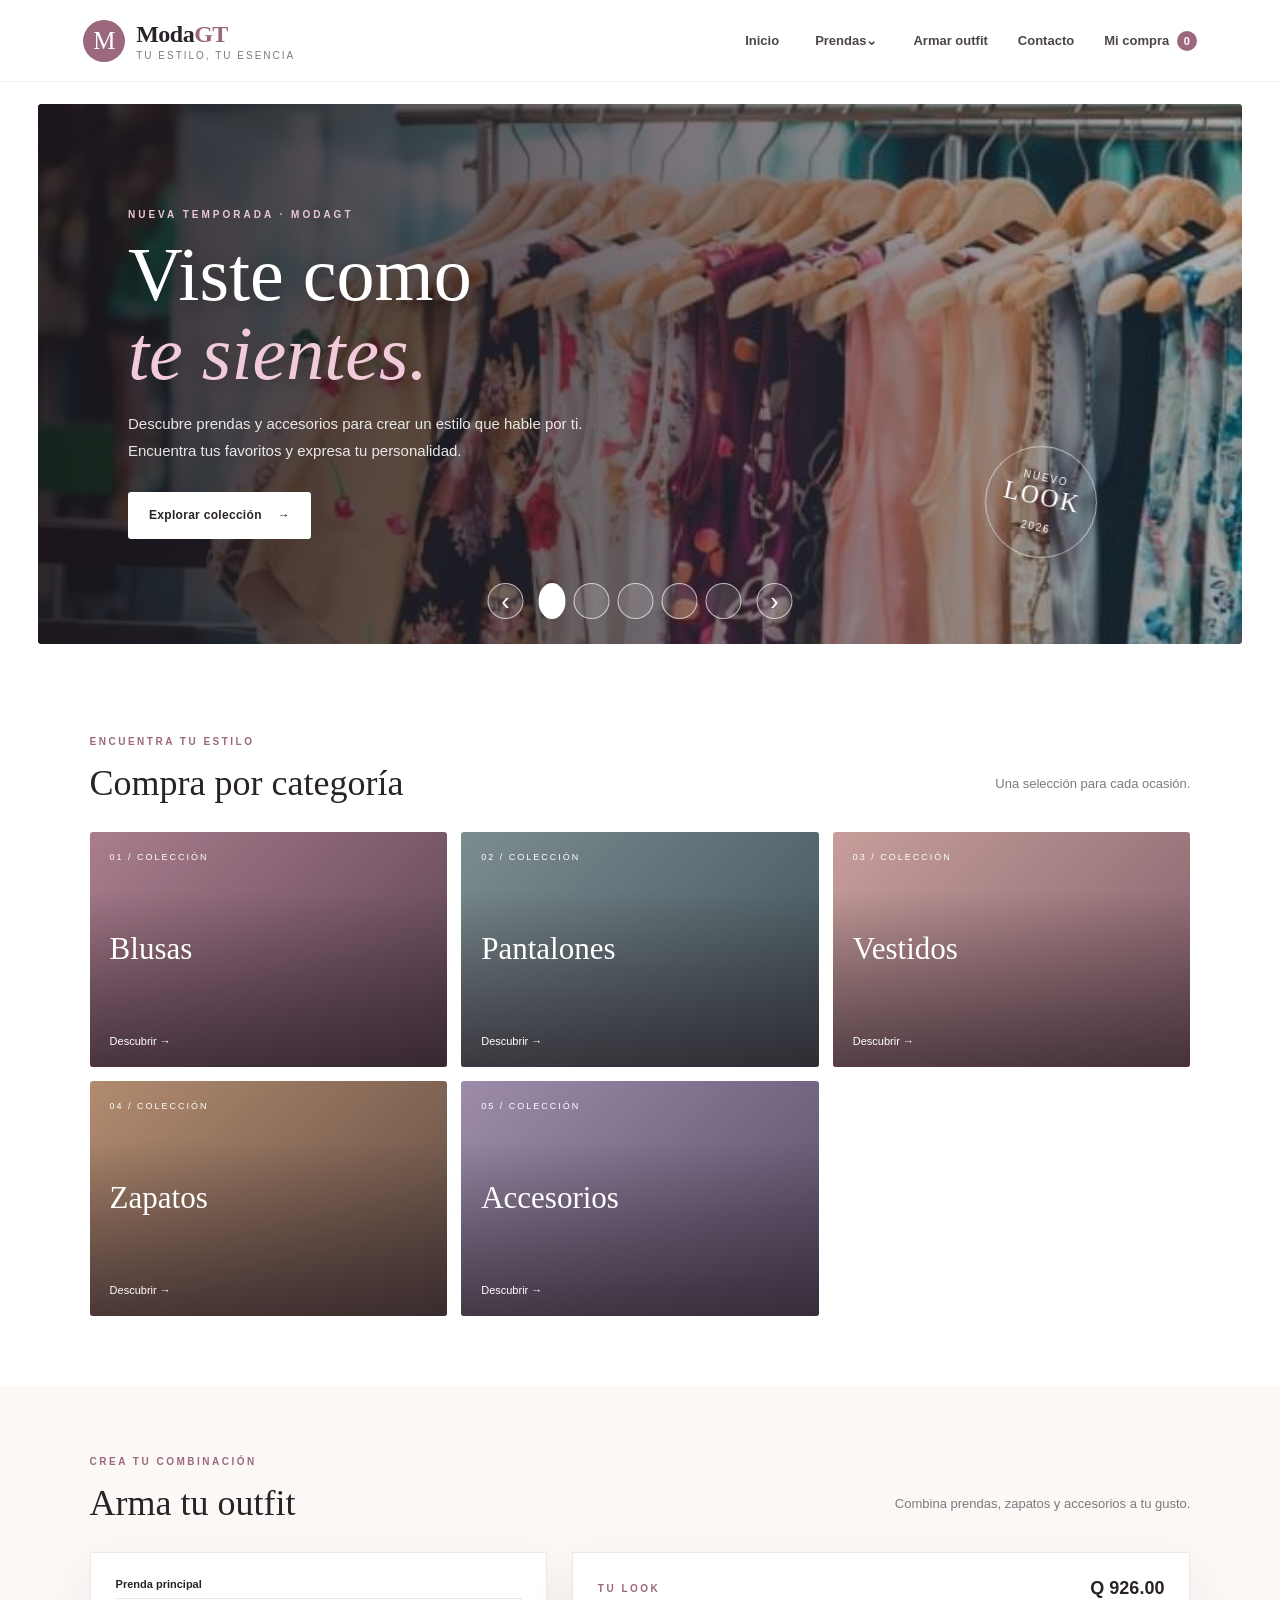
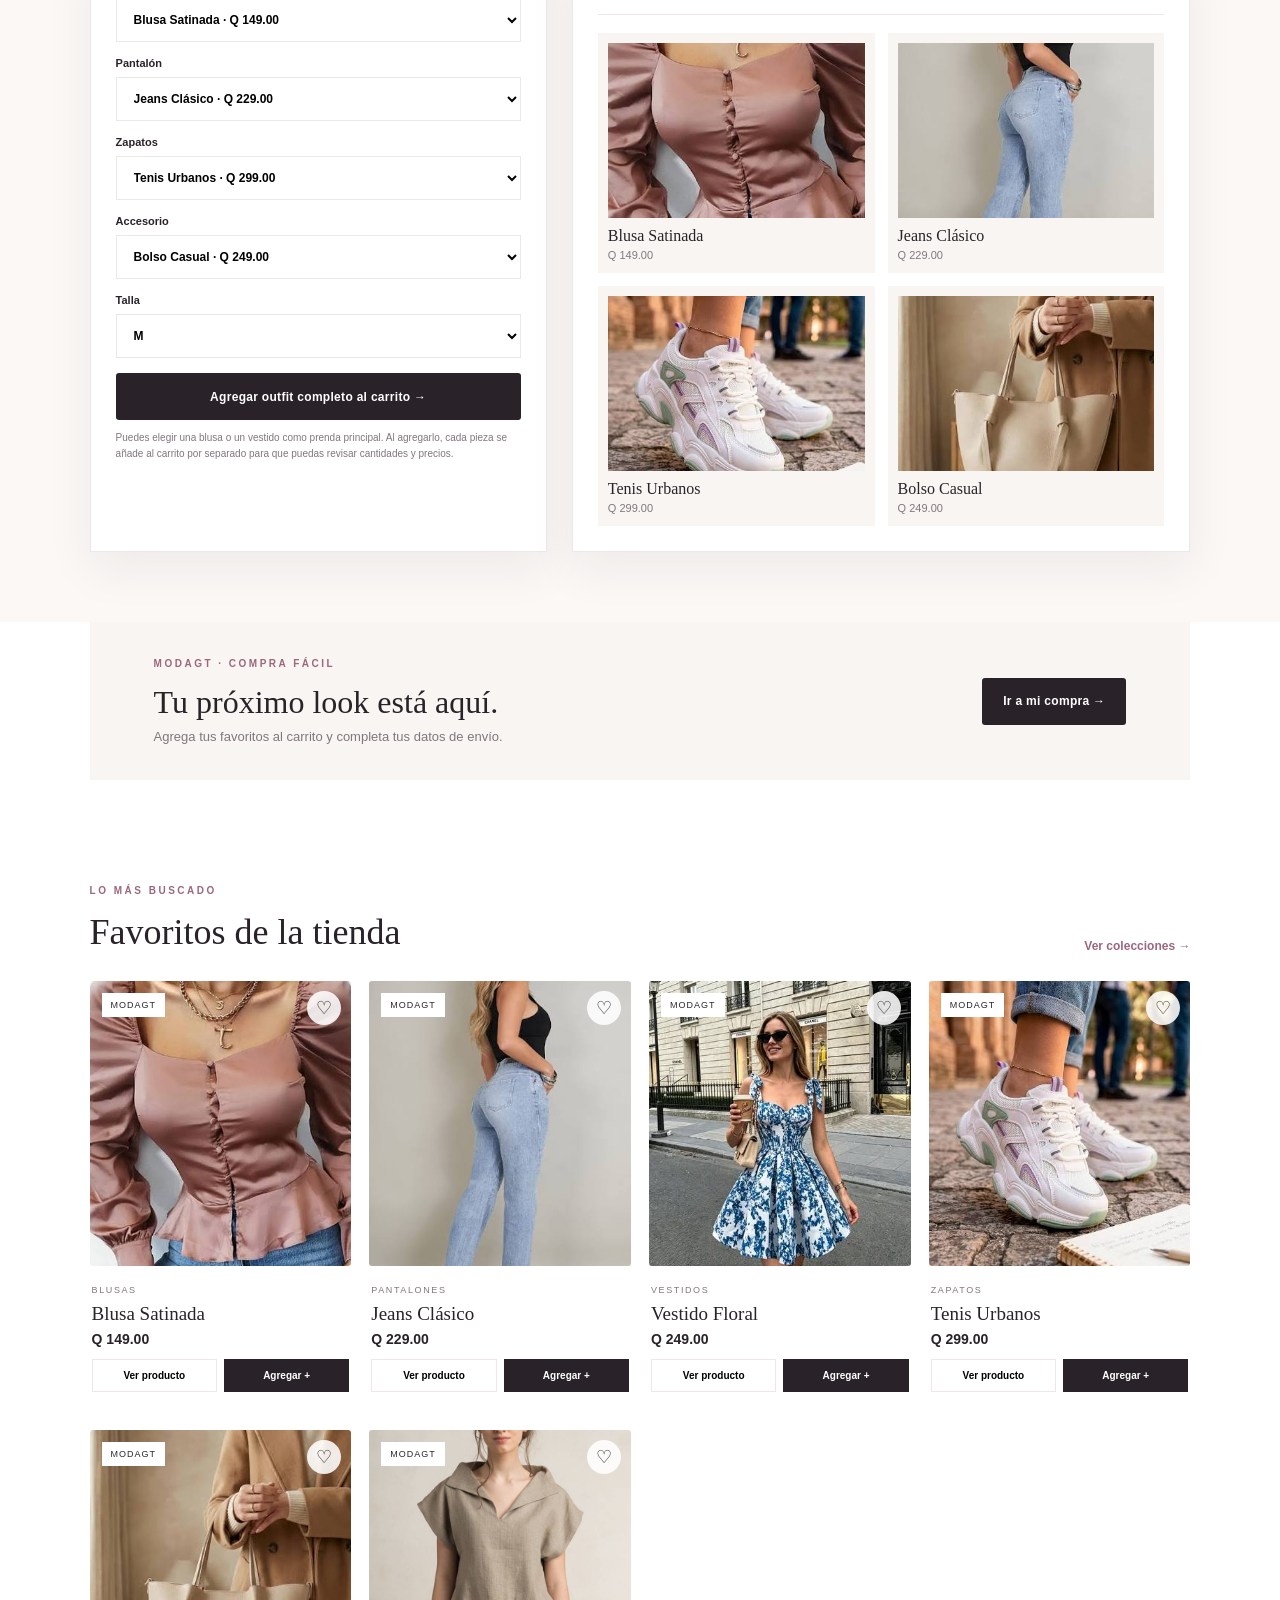
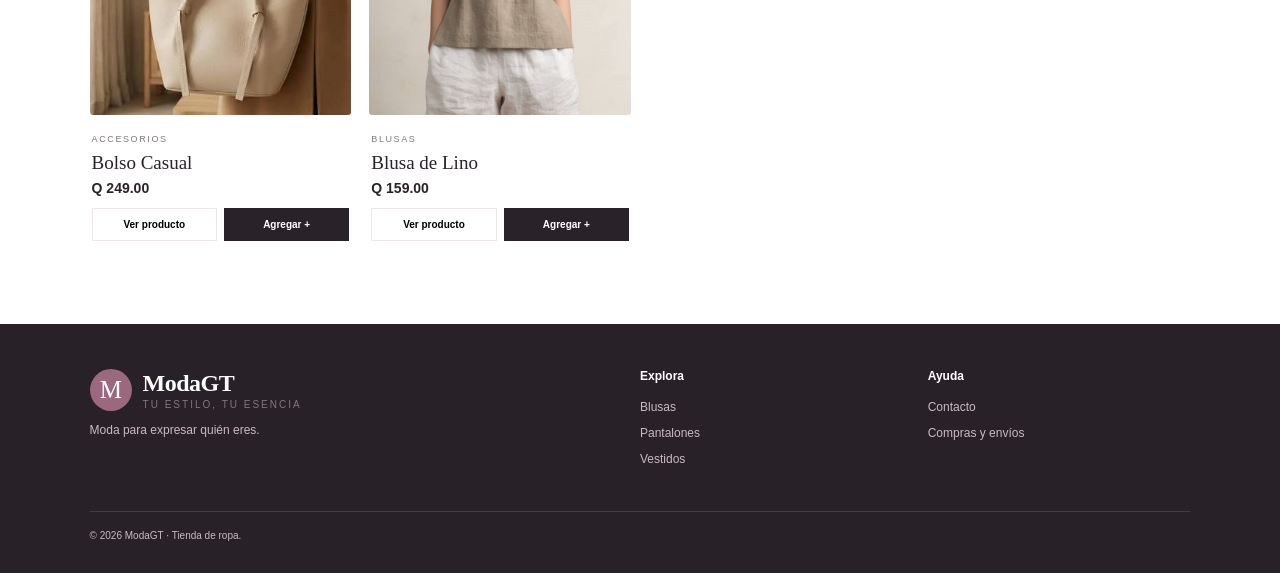
<file: index.html>
<!DOCTYPE html>
<html lang="es">
<head>
  <meta charset="UTF-8">
  <meta name="viewport" content="width=device-width, initial-scale=1.0">
  <meta name="theme-color" content="#7d5367">
  <title>Inicio | ModaGT</title>
  <link rel="stylesheet" href="estilos.css">
  <script src="app.js" defer></script>
  
  <link rel="manifest" href="./manifest.json">
  <meta name="theme-color" content="#d88e9b">
  <link rel="icon" type="image/png" href="icon-192.png">
  <link rel="apple-touch-icon" href="icon-192.png">
</head>

<body data-page="inicio">

  <header class="topbar">
    <a class="brand" href="index.html">
      <span class="brand-mark">M</span>
      <span>Moda<span>GT</span><small>Tu estilo, tu esencia</small></span>
    </a>

    <button class="menu-toggle" id="menuToggle" aria-label="Abrir menú">☰</button>

    <nav class="main-nav" id="mainNav">
      <a href="index.html">Inicio</a>

      <div class="nav-drop">
        <button class="nav-drop-btn" type="button">Prendas⌄</button>
        <div class="nav-drop-content">
          <a href="blusas.html">Blusas</a>
          <a href="pantalones.html">Pantalones</a>
          <a href="vestidos.html">Vestidos</a>
          <a href="zapatos.html">Zapatos</a>
          <a href="accesorios.html">Accesorios</a>
        </div>
      </div>

      <a href="#armar-outfit">Armar outfit</a>
      <a href="contacto.html">Contacto</a>
      <a href="compra.html">Mi compra <span class="cart-count" id="cartCount">0</span></a>
    </nav>
  </header>

  <main>

    <!-- BANNER PRINCIPAL CON CARRUSEL -->
    <section class="hero hero-moda" id="heroCarrusel">

      <div class="hero-slides">

        <div class="hero-slide active"
          style="background-image:url('img/portada.jpg');">
        </div>

        <div class="hero-slide"
          style="background-image:url('img/vestido_vestido_elegante.jpg');">
        </div>

        <div class="hero-slide"
          style="background-image:url('img/blusa_blusa_satinada.jpg');">
        </div>

        <div class="hero-slide"
          style="background-image:url('img/pantalon_pantalon_wide_leg.jpg');">
        </div>

        <div class="hero-slide"
          style="background-image:url('img/zapato_tacones_clasicos.jpg');">
        </div>

      </div>

      <div class="hero-overlay"></div>

      <div class="hero-copy">
        <span class="eyebrow">NUEVA TEMPORADA · MODAGT</span>

        <h1>Viste como<br><em>te sientes.</em></h1>

        <p>
          Descubre prendas y accesorios para crear un estilo
          que hable por ti. Encuentra tus favoritos y expresa
          tu personalidad.
        </p>

        <a class="btn btn-light" href="blusas.html">
          Explorar colección <span>→</span>
        </a>
      </div>

      <div class="hero-sticker">
        NUEVO<br>
        <b>LOOK</b><br>
        2026
      </div>

      <div class="hero-controls">
        <button type="button" id="heroPrev" aria-label="Imagen anterior">‹</button>
        <div class="hero-dots" id="heroDots"></div>
        <button type="button" id="heroNext" aria-label="Imagen siguiente">›</button>
      </div>

    </section>

    <!-- CATEGORÍAS -->
    <section class="section">

      <div class="section-heading">
        <div>
          <span class="eyebrow">ENCUENTRA TU ESTILO</span>
          <h2>Compra por categoría</h2>
        </div>
        <p>Una selección para cada ocasión.</p>
      </div>

      <div class="category-grid">

        <a class="category-tile tile-blusas" href="blusas.html">
          <span>01 / COLECCIÓN</span>
          <b>Blusas</b>
          <i>Descubrir →</i>
        </a>

        <a class="category-tile tile-pantalones" href="pantalones.html">
          <span>02 / COLECCIÓN</span>
          <b>Pantalones</b>
          <i>Descubrir →</i>
        </a>

        <a class="category-tile tile-vestidos" href="vestidos.html">
          <span>03 / COLECCIÓN</span>
          <b>Vestidos</b>
          <i>Descubrir →</i>
        </a>

        <a class="category-tile tile-zapatos" href="zapatos.html">
          <span>04 / COLECCIÓN</span>
          <b>Zapatos</b>
          <i>Descubrir →</i>
        </a>

        <a class="category-tile tile-accesorios" href="accesorios.html">
          <span>05 / COLECCIÓN</span>
          <b>Accesorios</b>
          <i>Descubrir →</i>
        </a>

      </div>
    </section>

    <!-- ARMAR OUTFIT -->
    <section class="section outfit-section" id="armar-outfit">

      <div class="section-heading">
        <div>
          <span class="eyebrow">CREA TU COMBINACIÓN</span>
          <h2>Arma tu outfit</h2>
        </div>
        <p>Combina prendas, zapatos y accesorios a tu gusto.</p>
      </div>

      <div class="outfit-builder">

        <div class="outfit-controls">

          <label>
            Prenda principal
            <select id="outfitTop"></select>
          </label>

          <label>
            Pantalón
            <select id="outfitBottom"></select>
          </label>

          <label>
            Zapatos
            <select id="outfitShoes"></select>
          </label>

          <label>
            Accesorio
            <select id="outfitAccessory"></select>
          </label>

          <label>
            Talla
            <select id="outfitSize">
              <option>XS</option>
              <option>S</option>
              <option selected>M</option>
              <option>L</option>
              <option>XL</option>
            </select>
          </label>

          <button class="btn btn-dark full" type="button" id="addOutfit">
            Agregar outfit completo al carrito →
          </button>

          <p class="form-note">
            Puedes elegir una blusa o un vestido como prenda principal.
            Al agregarlo, cada pieza se añade al carrito por separado
            para que puedas revisar cantidades y precios.
          </p>

        </div>

        <div class="outfit-preview">

          <div class="outfit-preview-head">
            <span class="eyebrow">TU LOOK</span>
            <span class="outfit-total" id="outfitTotal">Q 0.00</span>
          </div>

          <div class="outfit-items" id="outfitPreview">
            <div class="outfit-placeholder">
              Selecciona tus prendas para crear tu combinación.
            </div>
          </div>

        </div>

      </div>
    </section>

    <!-- PROMOCIÓN -->
    <section class="promo-strip">

      <div>
        <span class="eyebrow">MODAGT · COMPRA FÁCIL</span>
        <h2>Tu próximo look está aquí.</h2>
        <p>Agrega tus favoritos al carrito y completa tus datos de envío.</p>
      </div>

      <a class="btn btn-dark" href="compra.html">
        Ir a mi compra →
      </a>

    </section>

    <!-- PRODUCTOS DESTACADOS -->
    <section class="section">

      <div class="section-heading">
        <div>
          <span class="eyebrow">LO MÁS BUSCADO</span>
          <h2>Favoritos de la tienda</h2>
        </div>

        <a class="text-link" href="vestidos.html">
          Ver colecciones →
        </a>
      </div>

      <div class="product-grid" id="featuredProducts"></div>

    </section>

  </main>

  <!-- PIE DE PÁGINA -->
  <footer class="footer">

    <div>
      <a class="brand footer-brand" href="index.html">
        <span class="brand-mark">M</span>
        <span>ModaGT<small>Tu estilo, tu esencia</small></span>
      </a>
      <p>Moda para expresar quién eres.</p>
    </div>

    <div>
      <strong>Explora</strong>
      <a href="blusas.html">Blusas</a>
      <a href="pantalones.html">Pantalones</a>
      <a href="vestidos.html">Vestidos</a>
    </div>

    <div>
      <strong>Ayuda</strong>
      <a href="contacto.html">Contacto</a>
      <a href="compra.html">Compras y envíos</a>
    </div>

    <p class="copyright">
      © 2026 ModaGT · Tienda de ropa.
    </p>

  </footer>

  <!-- MENSAJES -->
  <div class="toast" id="toast"></div>

  <!-- VENTANA DE PRODUCTO -->
  <div class="modal-backdrop" id="productModal">

    <section class="product-modal">

      <button class="modal-close" id="modalClose" aria-label="Cerrar">
        ×
      </button>

      <div id="modalContent"></div>

    </section>

  </div>
  
  <script>
if ("serviceWorker" in navigator) {
    window.addEventListener("load", function() {
        navigator.serviceWorker.register("./service-worker.js")
            .then(function() {
                console.log("ModaGT está lista para instalarse.");
            })
            .catch(function(error) {
                console.error("Error al registrar la aplicación:", error);
            });
    });
}
</script>

</body>
</html>
</file>
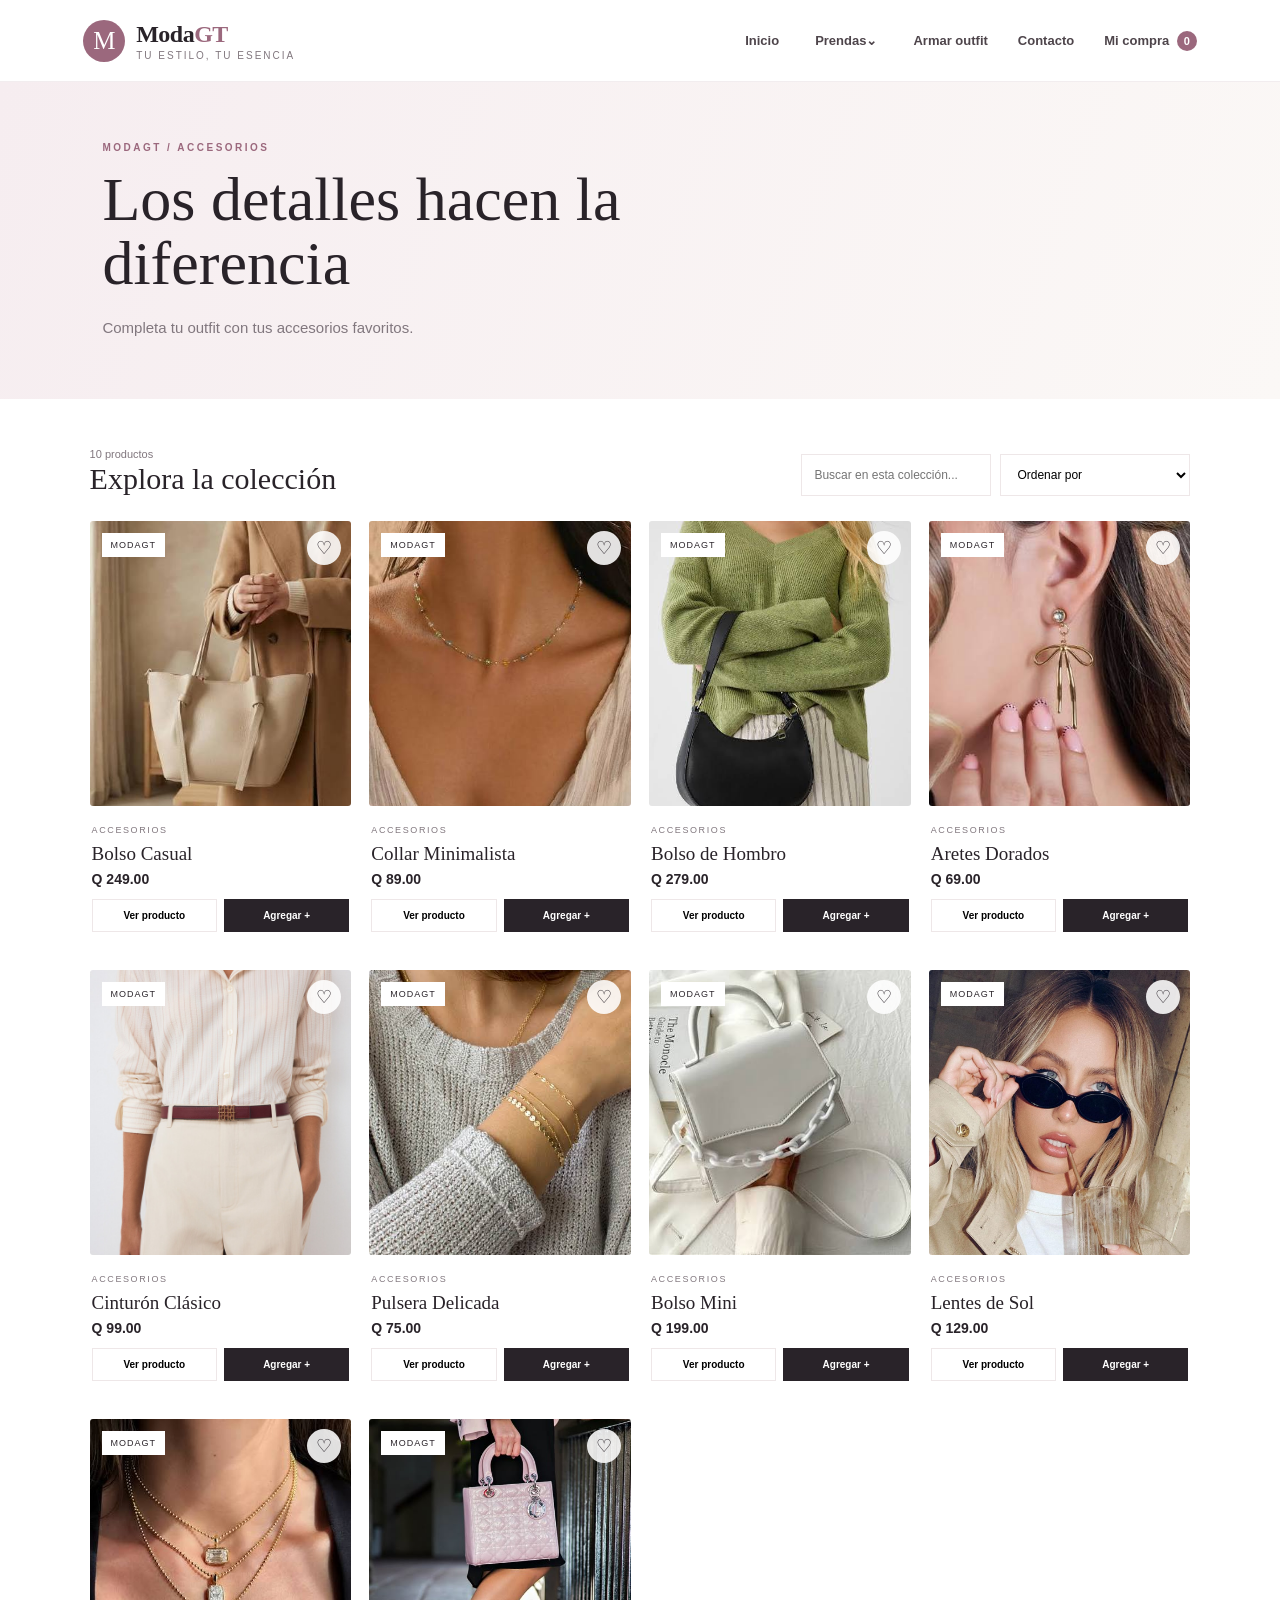
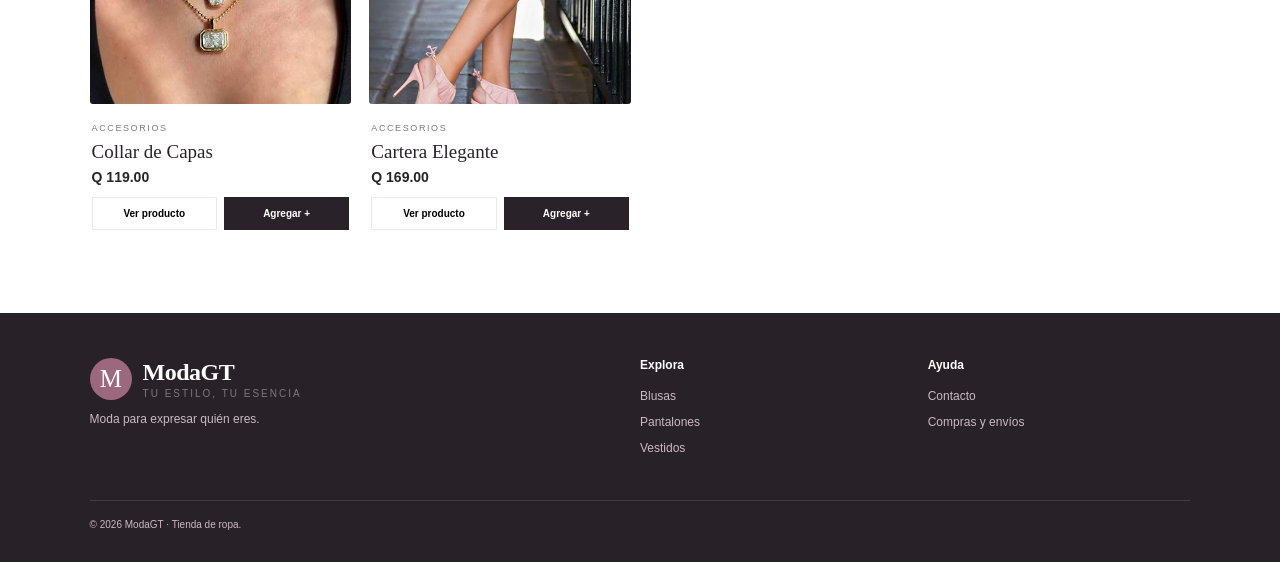
<file: accesorios.html>
<!DOCTYPE html>
<html lang="es">
<head>
  <meta charset="UTF-8">
  <meta name="viewport" content="width=device-width, initial-scale=1.0">
  <meta name="theme-color" content="#7d5367">
  <title>Accesorios | ModaGT</title>
  <link rel="stylesheet" href="estilos.css">
  <script src="app.js" defer></script>
</head>
<body data-page="accesorios">
  <header class="topbar">
    <a class="brand" href="index.html"><span class="brand-mark">M</span><span>Moda<span>GT</span><small>Tu estilo, tu esencia</small></span></a>
    <button class="menu-toggle" id="menuToggle" aria-label="Abrir menú">☰</button>
    <nav class="main-nav" id="mainNav">
      <a href="index.html">Inicio</a>
      <div class="nav-drop">
        <button class="nav-drop-btn" type="button">Prendas⌄</button>
        <div class="nav-drop-content">
          <a href="blusas.html">Blusas</a><a href="pantalones.html">Pantalones</a>
          <a href="vestidos.html">Vestidos</a><a href="zapatos.html">Zapatos</a>
          <a href="accesorios.html">Accesorios</a>
        </div>
      </div>
      <a href="index.html#armar-outfit">Armar outfit</a>
      <a href="contacto.html">Contacto</a>
      <a href="compra.html">Mi compra <span class="cart-count" id="cartCount">0</span></a>
    </nav>
  </header>
  <main>
    <section class="page-hero compact-hero">
      <span class="eyebrow">MODAGT / ACCESORIOS</span>
      <h1>Los detalles hacen la diferencia</h1>
      <p>Completa tu outfit con tus accesorios favoritos.</p>
    </section>
    <section class="section catalog-section">
      <div class="catalog-toolbar">
        <div><span class="muted" id="productTotal">10 productos</span><h2>Explora la colección</h2></div>
        <div class="filters">
          <input id="searchInput" type="search" placeholder="Buscar en esta colección...">
          <select id="sortSelect">
            <option value="default">Ordenar por</option><option value="low">Menor precio</option>
            <option value="high">Mayor precio</option><option value="name">Nombre</option>
          </select>
        </div>
      </div>
      <div class="product-grid" id="productGrid" data-category="accesorios"></div>
    </section>
  </main>
  <footer class="footer">
    <div><a class="brand footer-brand" href="index.html"><span class="brand-mark">M</span><span>ModaGT<small>Tu estilo, tu esencia</small></span></a><p>Moda para expresar quién eres.</p></div>
    <div><strong>Explora</strong><a href="blusas.html">Blusas</a><a href="pantalones.html">Pantalones</a><a href="vestidos.html">Vestidos</a></div>
    <div><strong>Ayuda</strong><a href="contacto.html">Contacto</a><a href="compra.html">Compras y envíos</a></div>
    <p class="copyright">© 2026 ModaGT · Tienda de ropa.</p>
  </footer>
  <div class="toast" id="toast"></div>
  <div class="modal-backdrop" id="productModal"><section class="product-modal"><button class="modal-close" id="modalClose" aria-label="Cerrar">×</button><div id="modalContent"></div></section></div>
</body>
</html>
</file>
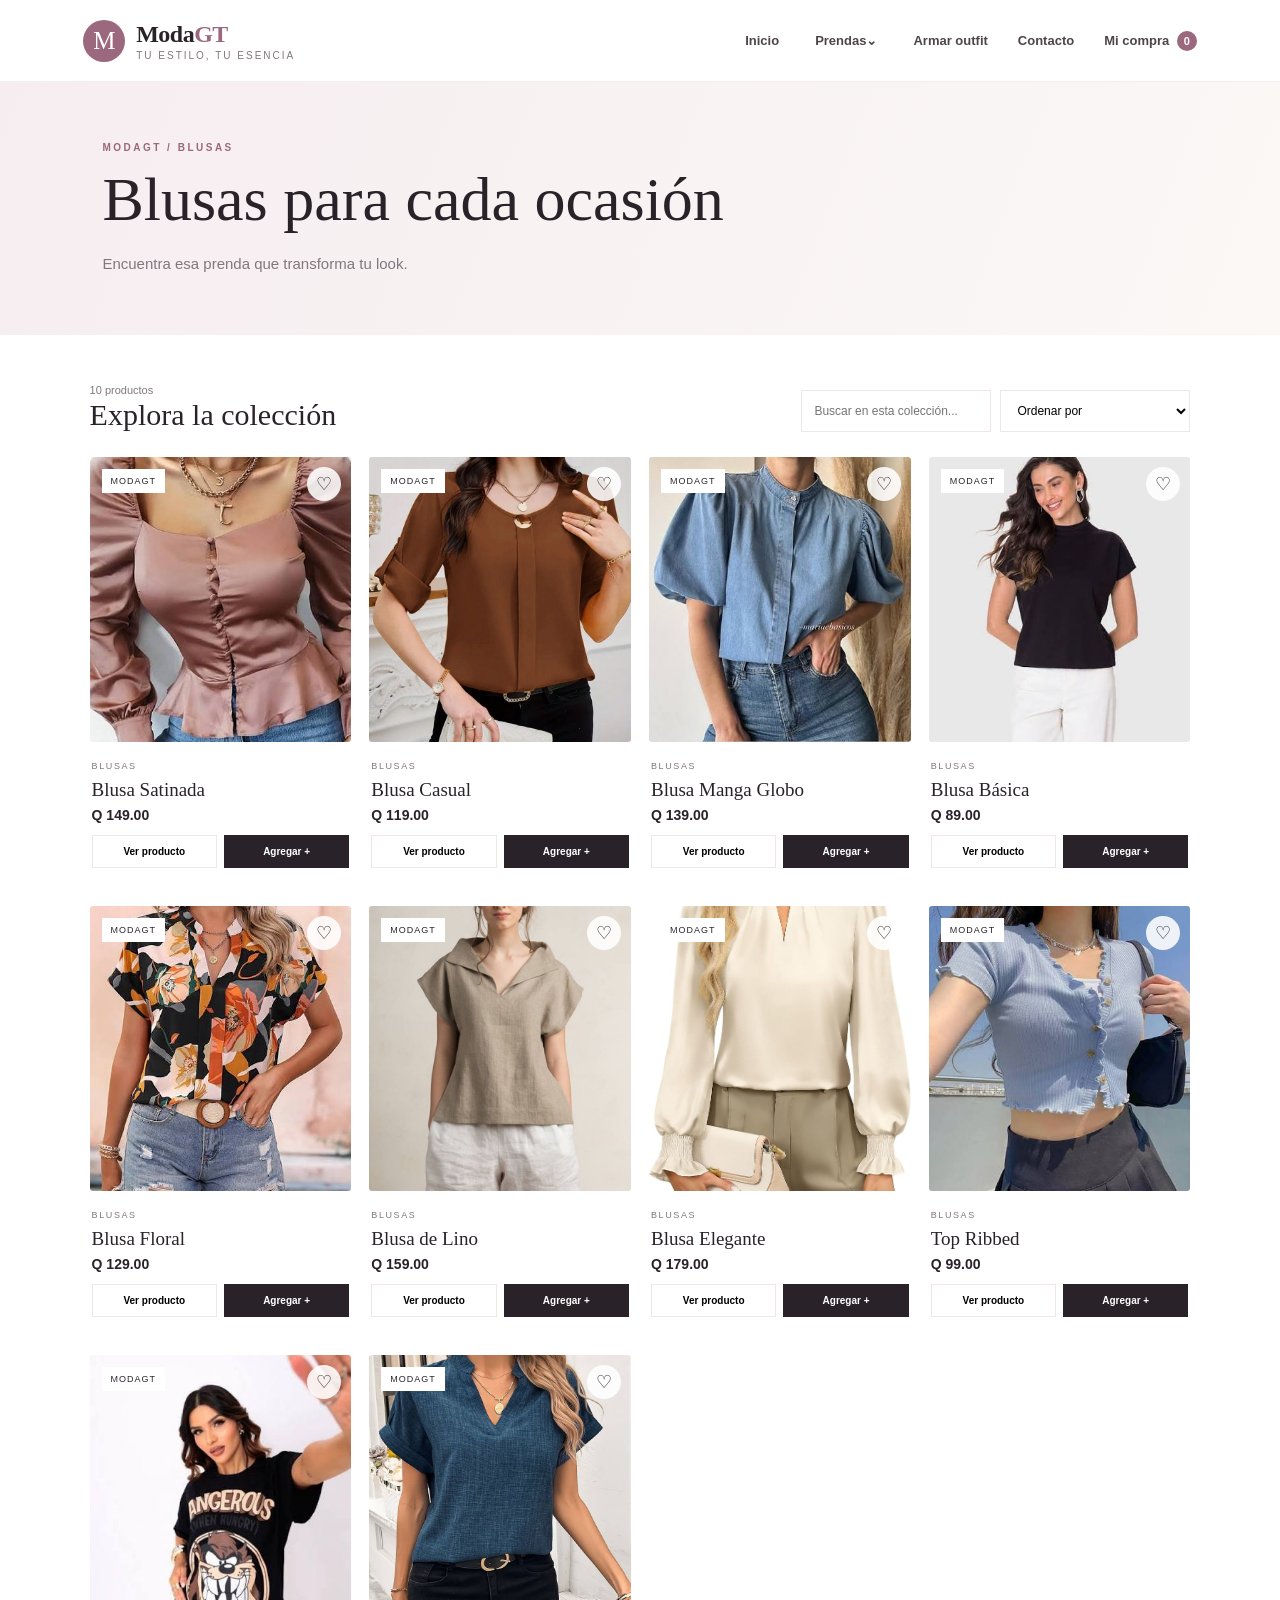
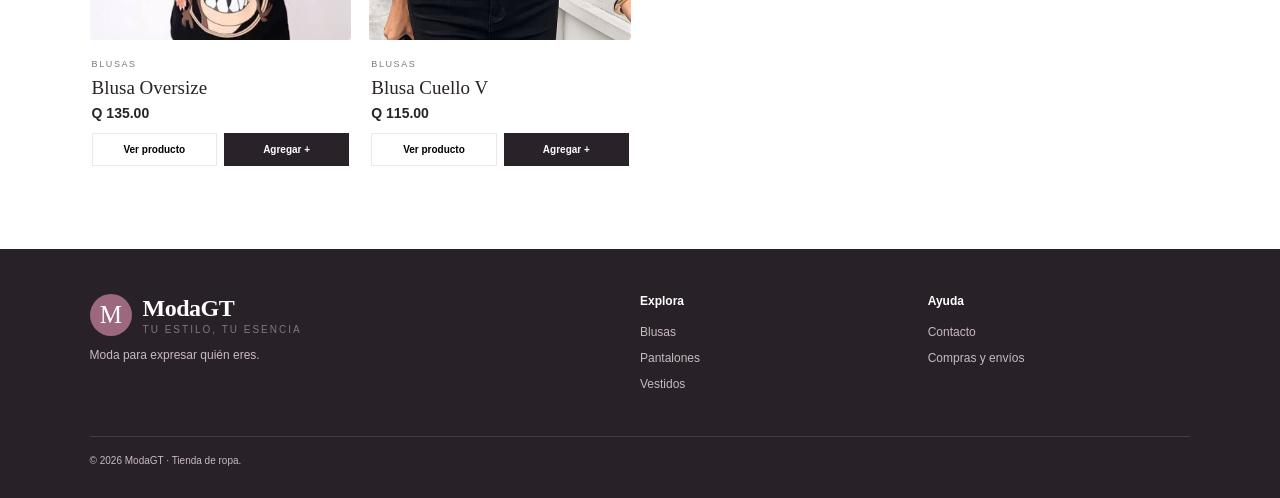
<file: blusas.html>
<!DOCTYPE html>
<html lang="es">
<head>
  <meta charset="UTF-8">
  <meta name="viewport" content="width=device-width, initial-scale=1.0">
  <meta name="theme-color" content="#7d5367">
  <title>Blusas | ModaGT</title>
  <link rel="stylesheet" href="estilos.css">
  <script src="app.js" defer></script>
</head>
<body data-page="blusas">
  <header class="topbar">
    <a class="brand" href="index.html"><span class="brand-mark">M</span><span>Moda<span>GT</span><small>Tu estilo, tu esencia</small></span></a>
    <button class="menu-toggle" id="menuToggle" aria-label="Abrir menú">☰</button>
    <nav class="main-nav" id="mainNav">
      <a href="index.html">Inicio</a>
      <div class="nav-drop">
        <button class="nav-drop-btn" type="button">Prendas⌄</button>
        <div class="nav-drop-content">
          <a href="blusas.html">Blusas</a><a href="pantalones.html">Pantalones</a>
          <a href="vestidos.html">Vestidos</a><a href="zapatos.html">Zapatos</a>
          <a href="accesorios.html">Accesorios</a>
        </div>
      </div>
      <a href="index.html#armar-outfit">Armar outfit</a>
      <a href="contacto.html">Contacto</a>
      <a href="compra.html">Mi compra <span class="cart-count" id="cartCount">0</span></a>
    </nav>
  </header>
  <main>
    <section class="page-hero compact-hero">
      <span class="eyebrow">MODAGT / BLUSAS</span>
      <h1>Blusas para cada ocasión</h1>
      <p>Encuentra esa prenda que transforma tu look.</p>
    </section>
    <section class="section catalog-section">
      <div class="catalog-toolbar">
        <div><span class="muted" id="productTotal">10 productos</span><h2>Explora la colección</h2></div>
        <div class="filters">
          <input id="searchInput" type="search" placeholder="Buscar en esta colección...">
          <select id="sortSelect">
            <option value="default">Ordenar por</option>
            <option value="low">Menor precio</option>
            <option value="high">Mayor precio</option>
            <option value="name">Nombre</option>
          </select>
        </div>
      </div>
      <div class="product-grid" id="productGrid" data-category="blusas"></div>
    </section>
  </main>
  <footer class="footer">
    <div><a class="brand footer-brand" href="index.html"><span class="brand-mark">M</span><span>ModaGT<small>Tu estilo, tu esencia</small></span></a><p>Moda para expresar quién eres.</p></div>
    <div><strong>Explora</strong><a href="blusas.html">Blusas</a><a href="pantalones.html">Pantalones</a><a href="vestidos.html">Vestidos</a></div>
    <div><strong>Ayuda</strong><a href="contacto.html">Contacto</a><a href="compra.html">Compras y envíos</a></div>
    <p class="copyright">© 2026 ModaGT · Tienda de ropa.</p>
  </footer>
  <div class="toast" id="toast"></div>
  <div class="modal-backdrop" id="productModal"><section class="product-modal"><button class="modal-close" id="modalClose" aria-label="Cerrar">×</button><div id="modalContent"></div></section></div>
</body>
</html>
</file>
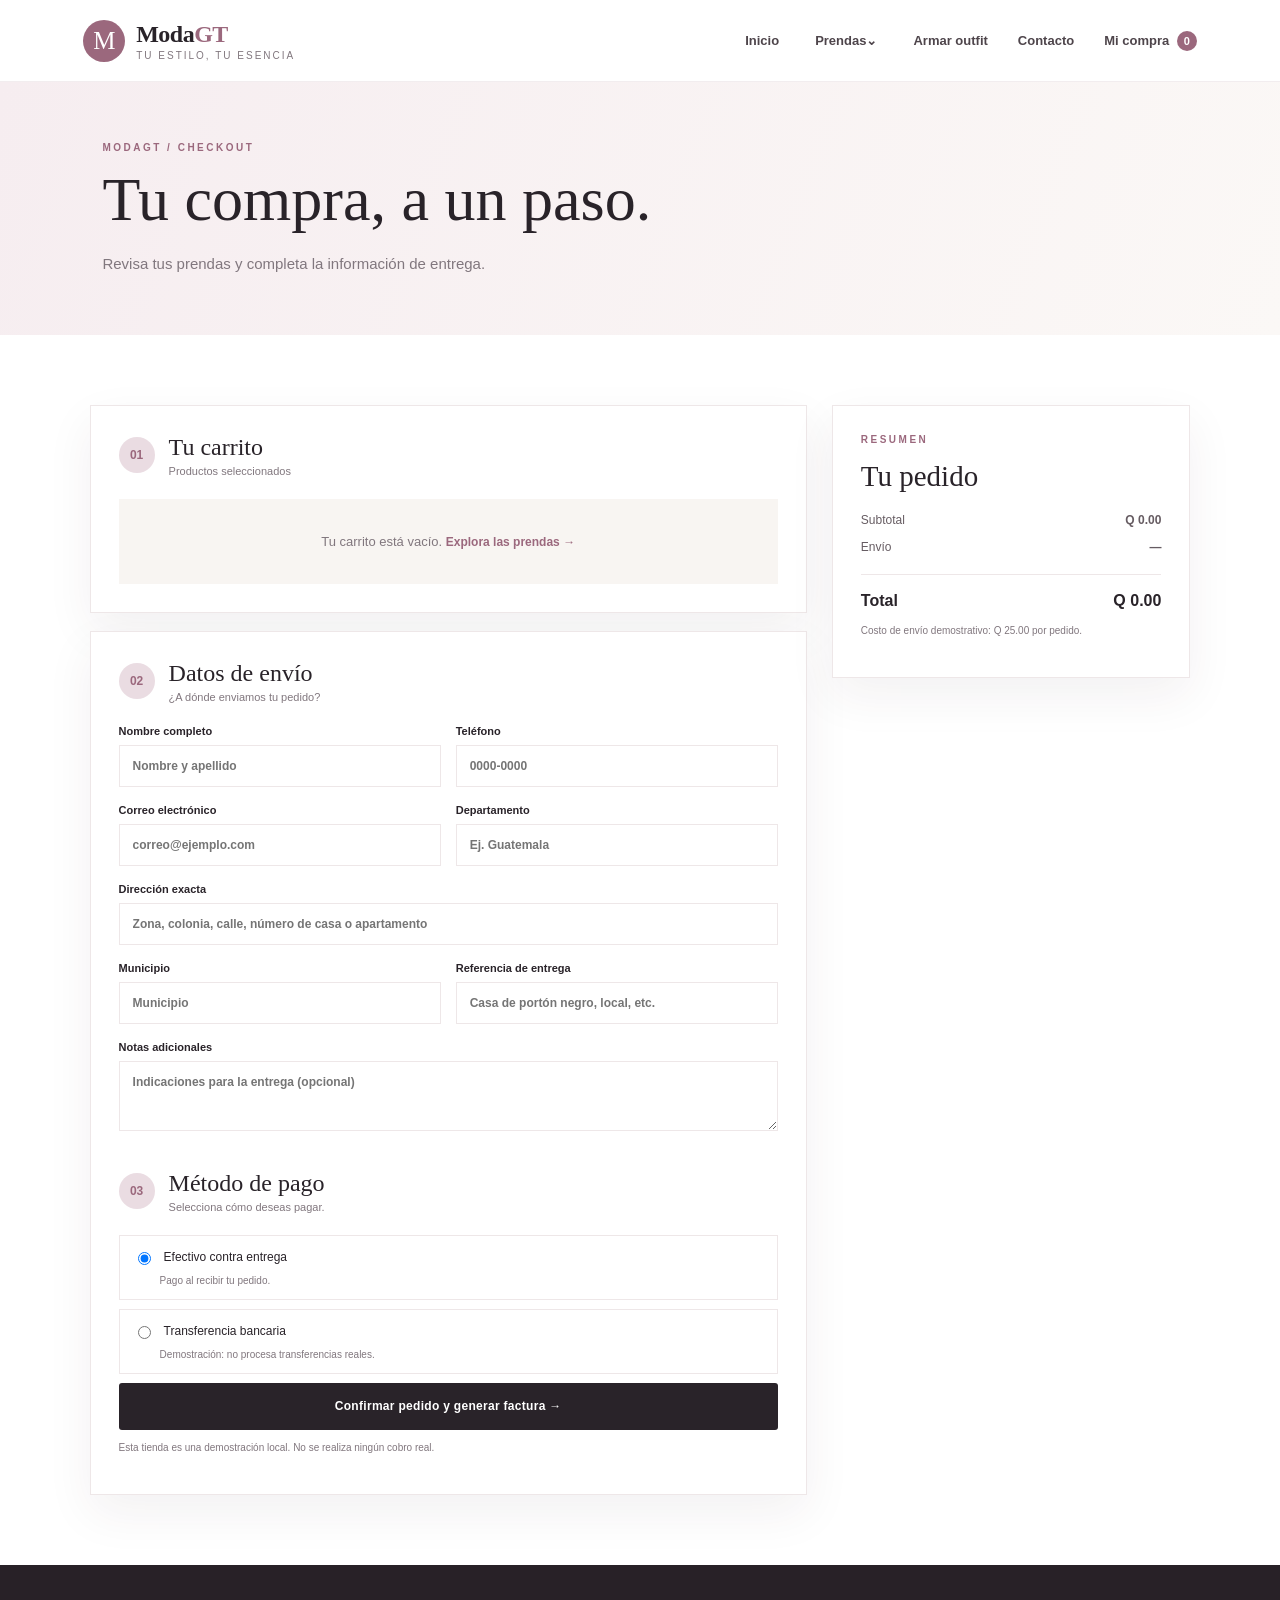
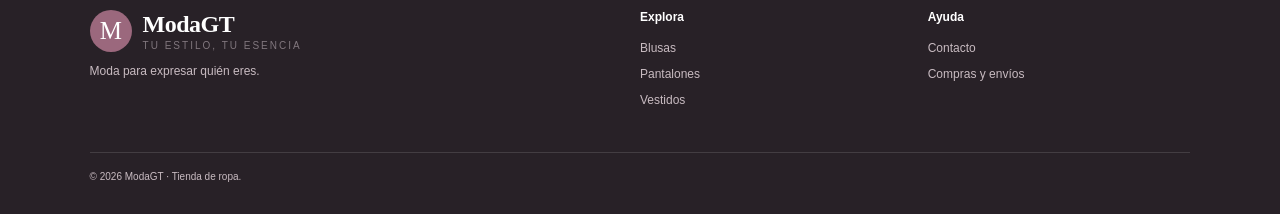
<file: compra.html>
<!DOCTYPE html>
<html lang="es">
<head>
  <meta charset="UTF-8">
  <meta name="viewport" content="width=device-width, initial-scale=1.0">
  <meta name="theme-color" content="#7d5367">
  <title>Mi compra | ModaGT</title>
  <link rel="stylesheet" href="estilos.css">
  <script src="app.js" defer></script>
</head>
<body data-page="compra">
  <header class="topbar">
    <a class="brand" href="index.html"><span class="brand-mark">M</span><span>Moda<span>GT</span><small>Tu estilo, tu esencia</small></span></a>
    <button class="menu-toggle" id="menuToggle" aria-label="Abrir menú">☰</button>
    <nav class="main-nav" id="mainNav">
      <a href="index.html">Inicio</a>
      <div class="nav-drop">
        <button class="nav-drop-btn" type="button">Prendas⌄</button>
        <div class="nav-drop-content">
          <a href="blusas.html">Blusas</a><a href="pantalones.html">Pantalones</a>
          <a href="vestidos.html">Vestidos</a><a href="zapatos.html">Zapatos</a>
          <a href="accesorios.html">Accesorios</a>
        </div>
      </div>
      <a href="index.html#armar-outfit">Armar outfit</a>
      <a href="contacto.html">Contacto</a>
      <a href="compra.html">Mi compra <span class="cart-count" id="cartCount">0</span></a>
    </nav>
  </header>

  <main>
    <section class="page-hero compact-hero">
      <span class="eyebrow">MODAGT / CHECKOUT</span>
      <h1>Tu compra, a un paso.</h1>
      <p>Revisa tus prendas y completa la información de entrega.</p>
    </section>

    <section class="section checkout-layout">
      <div class="checkout-main">
        <div class="panel">
          <div class="panel-title">
            <span>01</span>
            <div><h2>Tu carrito</h2><p>Productos seleccionados</p></div>
          </div>
          <div id="checkoutItems"></div>
        </div>

        <form id="checkoutForm" class="panel">
          <div class="panel-title">
            <span>02</span>
            <div><h2>Datos de envío</h2><p>¿A dónde enviamos tu pedido?</p></div>
          </div>

          <div class="form-grid">
            <label>Nombre completo<input name="nombre" required placeholder="Nombre y apellido"></label>
            <label>Teléfono<input name="telefono" required type="tel" placeholder="0000-0000"></label>
            <label>Correo electrónico<input name="correo" type="email" required placeholder="correo@ejemplo.com"></label>
            <label>Departamento<input name="departamento" required placeholder="Ej. Guatemala"></label>
            <label class="wide">Dirección exacta<input name="direccion" required placeholder="Zona, colonia, calle, número de casa o apartamento"></label>
            <label>Municipio<input name="municipio" required placeholder="Municipio"></label>
            <label>Referencia de entrega<input name="referencia" placeholder="Casa de portón negro, local, etc."></label>
            <label class="wide">Notas adicionales<textarea name="notas" rows="3" placeholder="Indicaciones para la entrega (opcional)"></textarea></label>
          </div>

          <div class="panel-title payment-title">
            <span>03</span>
            <div><h2>Método de pago</h2><p>Selecciona cómo deseas pagar.</p></div>
          </div>

          <label class="radio-option">
            <input type="radio" name="pago" value="Efectivo contra entrega" checked>
            Efectivo contra entrega
            <small>Pago al recibir tu pedido.</small>
          </label>
          <label class="radio-option">
            <input type="radio" name="pago" value="Transferencia bancaria">
            Transferencia bancaria
            <small>Demostración: no procesa transferencias reales.</small>
          </label>

          <button class="btn btn-dark full" type="submit">Confirmar pedido y generar factura →</button>
          <p class="form-note">Esta tienda es una demostración local. No se realiza ningún cobro real.</p>
        </form>
      </div>

      <aside class="order-summary">
        <span class="eyebrow">RESUMEN</span>
        <h2>Tu pedido</h2>
        <div id="orderSummary"></div>
      </aside>
    </section>
  </main>

  <footer class="footer">
    <div><a class="brand footer-brand" href="index.html"><span class="brand-mark">M</span><span>ModaGT<small>Tu estilo, tu esencia</small></span></a><p>Moda para expresar quién eres.</p></div>
    <div><strong>Explora</strong><a href="blusas.html">Blusas</a><a href="pantalones.html">Pantalones</a><a href="vestidos.html">Vestidos</a></div>
    <div><strong>Ayuda</strong><a href="contacto.html">Contacto</a><a href="compra.html">Compras y envíos</a></div>
    <p class="copyright">© 2026 ModaGT · Tienda de ropa.</p>
  </footer>

  <div class="toast" id="toast"></div>
  <div class="modal-backdrop" id="productModal">
    <section class="product-modal">
      <button class="modal-close" id="modalClose" aria-label="Cerrar">×</button>
      <div id="modalContent"></div>
    </section>
  </div>
</body>
</html>
</file>
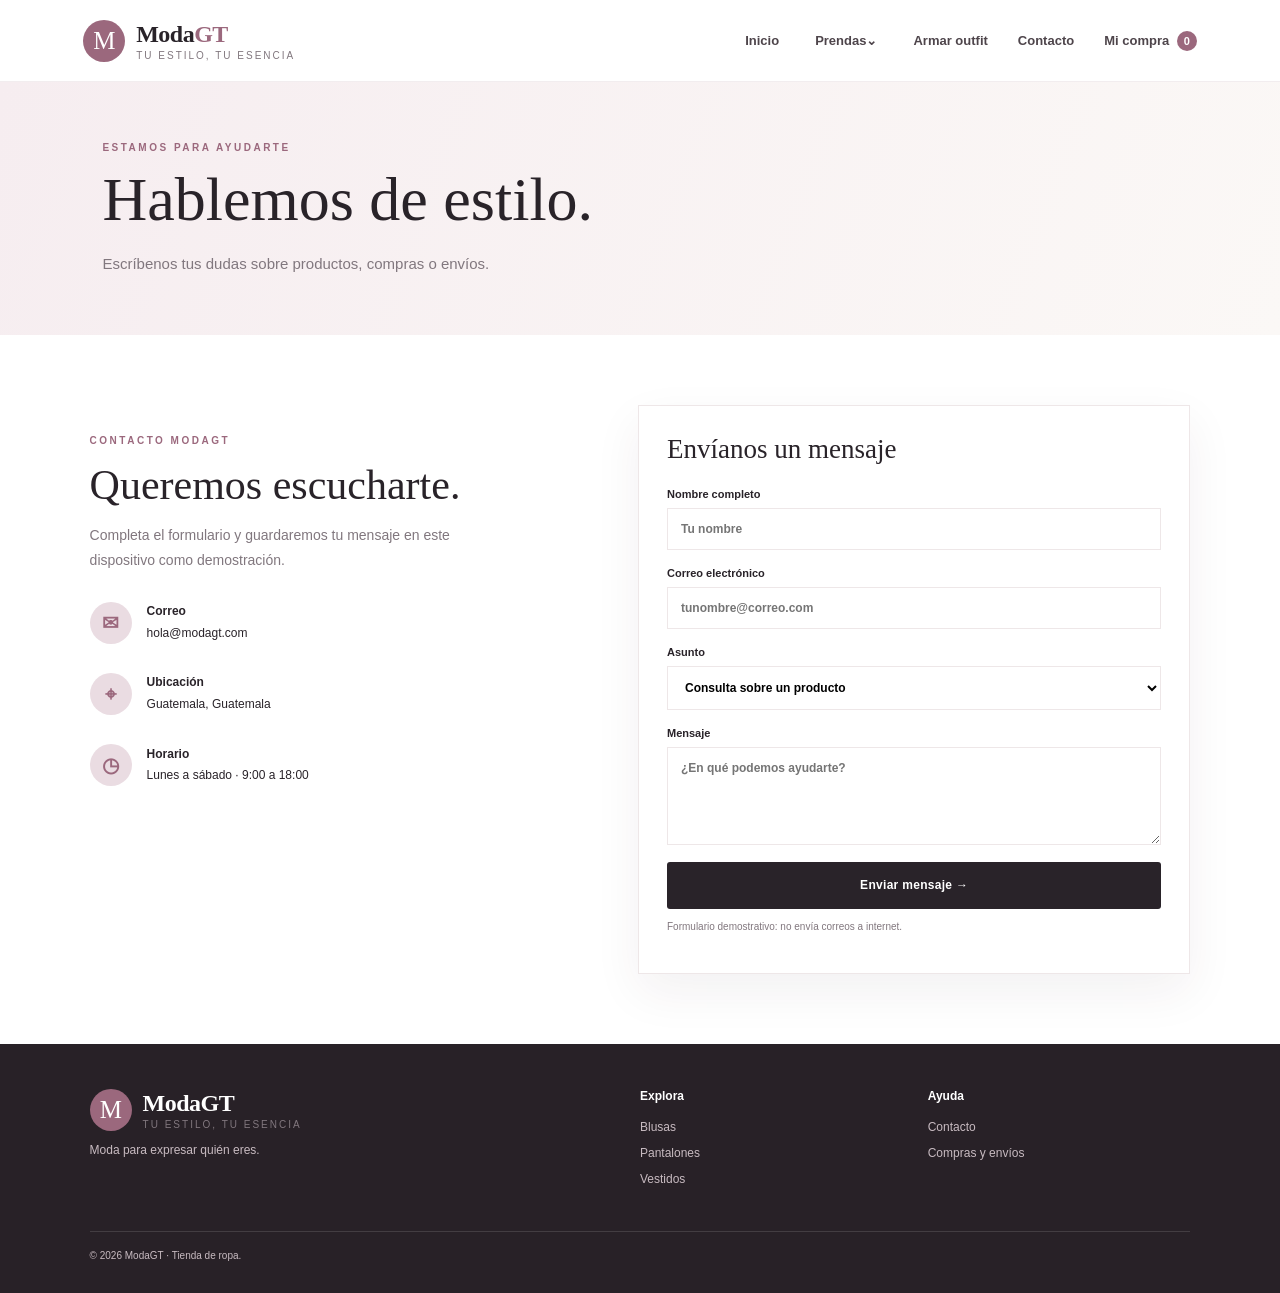
<file: contacto.html>
<!DOCTYPE html>
<html lang="es">
<head>
  <meta charset="UTF-8">
  <meta name="viewport" content="width=device-width, initial-scale=1.0">
  <meta name="theme-color" content="#7d5367">
  <title>Contacto | ModaGT</title>
  <link rel="stylesheet" href="estilos.css">
  <script src="app.js" defer></script>
</head>
<body data-page="contacto">
  <header class="topbar">
    <a class="brand" href="index.html"><span class="brand-mark">M</span><span>Moda<span>GT</span><small>Tu estilo, tu esencia</small></span></a>
    <button class="menu-toggle" id="menuToggle" aria-label="Abrir menú">☰</button>
    <nav class="main-nav" id="mainNav">
      <a href="index.html">Inicio</a>
      <div class="nav-drop">
        <button class="nav-drop-btn" type="button">Prendas⌄</button>
        <div class="nav-drop-content">
          <a href="blusas.html">Blusas</a><a href="pantalones.html">Pantalones</a>
          <a href="vestidos.html">Vestidos</a><a href="zapatos.html">Zapatos</a>
          <a href="accesorios.html">Accesorios</a>
        </div>
      </div>
      <a href="index.html#armar-outfit">Armar outfit</a>
      <a href="contacto.html">Contacto</a>
      <a href="compra.html">Mi compra <span class="cart-count" id="cartCount">0</span></a>
    </nav>
  </header>

  <main>
    <section class="page-hero compact-hero">
      <span class="eyebrow">ESTAMOS PARA AYUDARTE</span>
      <h1>Hablemos de estilo.</h1>
      <p>Escríbenos tus dudas sobre productos, compras o envíos.</p>
    </section>

    <section class="section contact-layout">
      <div class="contact-info">
        <span class="eyebrow">CONTACTO MODAGT</span>
        <h2>Queremos escucharte.</h2>
        <p>Completa el formulario y guardaremos tu mensaje en este dispositivo como demostración.</p>
        <div class="contact-detail"><b>✉</b><span><strong>Correo</strong><br>hola@modagt.com</span></div>
        <div class="contact-detail"><b>⌖</b><span><strong>Ubicación</strong><br>Guatemala, Guatemala</span></div>
        <div class="contact-detail"><b>◷</b><span><strong>Horario</strong><br>Lunes a sábado · 9:00 a 18:00</span></div>
      </div>

      <form class="form-card" id="contactForm">
        <h2>Envíanos un mensaje</h2>
        <label>Nombre completo
          <input name="nombre" required placeholder="Tu nombre">
        </label>
        <label>Correo electrónico
          <input name="correo" type="email" required placeholder="tunombre@correo.com">
        </label>
        <label>Asunto
          <select name="asunto">
            <option>Consulta sobre un producto</option>
            <option>Estado de mi compra</option>
            <option>Envíos y entregas</option>
            <option>Otro</option>
          </select>
        </label>
        <label>Mensaje
          <textarea name="mensaje" rows="5" required placeholder="¿En qué podemos ayudarte?"></textarea>
        </label>
        <button class="btn btn-dark full" type="submit">Enviar mensaje →</button>
        <p class="form-note">Formulario demostrativo: no envía correos a internet.</p>
      </form>
    </section>
  </main>

  <footer class="footer">
    <div><a class="brand footer-brand" href="index.html"><span class="brand-mark">M</span><span>ModaGT<small>Tu estilo, tu esencia</small></span></a><p>Moda para expresar quién eres.</p></div>
    <div><strong>Explora</strong><a href="blusas.html">Blusas</a><a href="pantalones.html">Pantalones</a><a href="vestidos.html">Vestidos</a></div>
    <div><strong>Ayuda</strong><a href="contacto.html">Contacto</a><a href="compra.html">Compras y envíos</a></div>
    <p class="copyright">© 2026 ModaGT · Tienda de ropa.</p>
  </footer>

  <div class="toast" id="toast"></div>
  <div class="modal-backdrop" id="productModal">
    <section class="product-modal">
      <button class="modal-close" id="modalClose" aria-label="Cerrar">×</button>
      <div id="modalContent"></div>
    </section>
  </div>
</body>
</html>
</file>
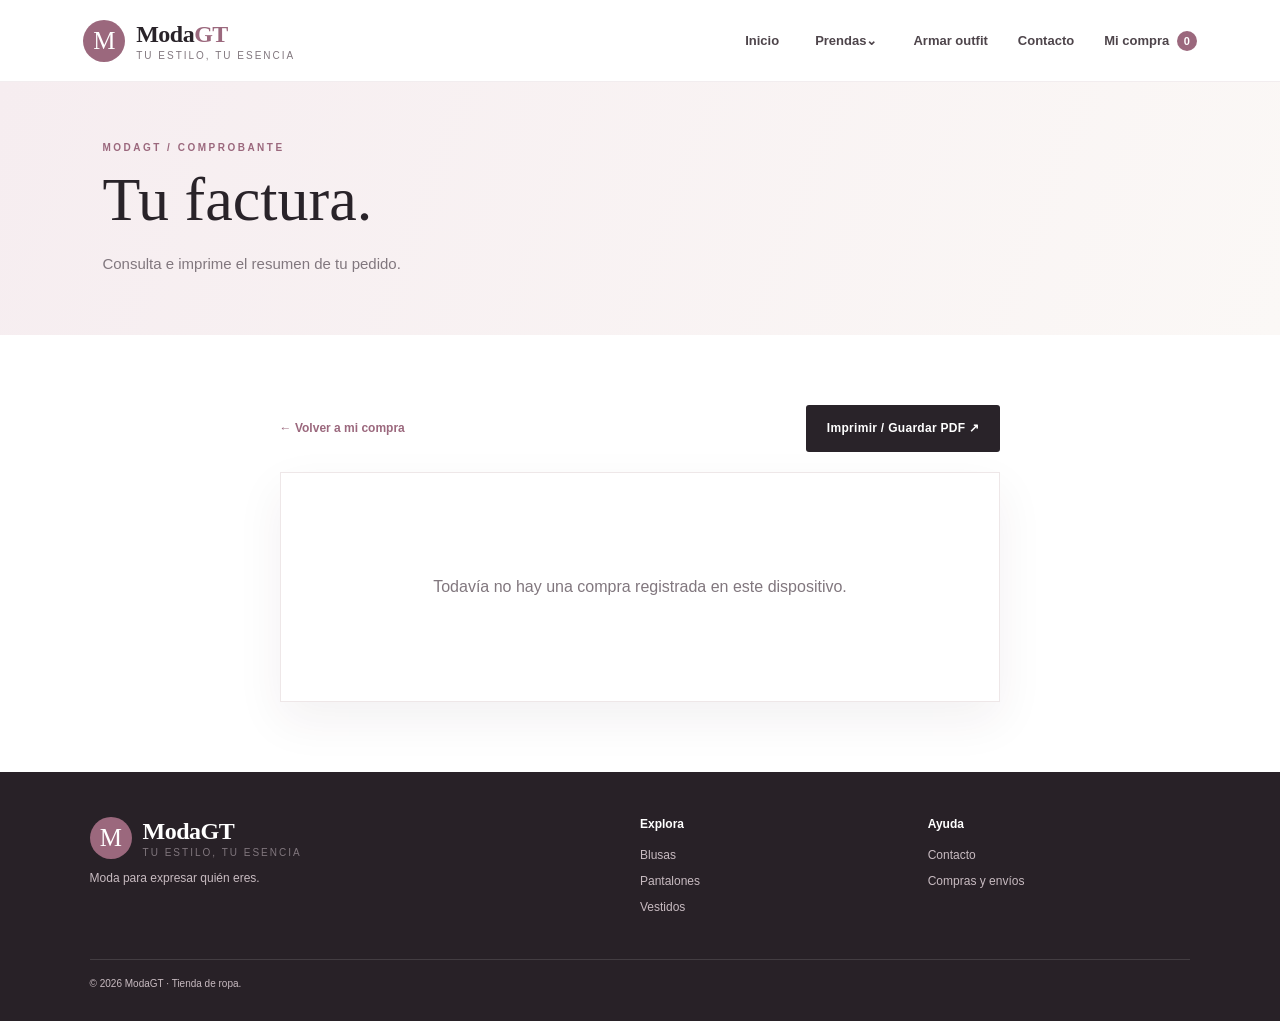
<file: factura.html>
<!DOCTYPE html>
<html lang="es">
<head>
  <meta charset="UTF-8">
  <meta name="viewport" content="width=device-width, initial-scale=1.0">
  <meta name="theme-color" content="#7d5367">
  <title>Factura | ModaGT</title>
  <link rel="stylesheet" href="estilos.css">
  <script src="app.js" defer></script>
</head>
<body data-page="factura">
  <header class="topbar">
    <a class="brand" href="index.html"><span class="brand-mark">M</span><span>Moda<span>GT</span><small>Tu estilo, tu esencia</small></span></a>
    <button class="menu-toggle" id="menuToggle" aria-label="Abrir menú">☰</button>
    <nav class="main-nav" id="mainNav">
      <a href="index.html">Inicio</a>
      <div class="nav-drop">
        <button class="nav-drop-btn" type="button">Prendas⌄</button>
        <div class="nav-drop-content">
          <a href="blusas.html">Blusas</a><a href="pantalones.html">Pantalones</a>
          <a href="vestidos.html">Vestidos</a><a href="zapatos.html">Zapatos</a>
          <a href="accesorios.html">Accesorios</a>
        </div>
      </div>
      <a href="index.html#armar-outfit">Armar outfit</a>
      <a href="contacto.html">Contacto</a>
      <a href="compra.html">Mi compra <span class="cart-count" id="cartCount">0</span></a>
    </nav>
  </header>

  <main>
    <section class="page-hero compact-hero">
      <span class="eyebrow">MODAGT / COMPROBANTE</span>
      <h1>Tu factura.</h1>
      <p>Consulta e imprime el resumen de tu pedido.</p>
    </section>

    <section class="section invoice-wrap">
      <div class="invoice-actions">
        <a class="text-link" href="compra.html">← Volver a mi compra</a>
        <button class="btn btn-dark" id="printInvoice">Imprimir / Guardar PDF ↗</button>
      </div>
      <article class="invoice" id="invoiceContent">
        <div class="invoice-empty">Todavía no hay una compra registrada en este dispositivo.</div>
      </article>
    </section>
  </main>

  <footer class="footer">
    <div><a class="brand footer-brand" href="index.html"><span class="brand-mark">M</span><span>ModaGT<small>Tu estilo, tu esencia</small></span></a><p>Moda para expresar quién eres.</p></div>
    <div><strong>Explora</strong><a href="blusas.html">Blusas</a><a href="pantalones.html">Pantalones</a><a href="vestidos.html">Vestidos</a></div>
    <div><strong>Ayuda</strong><a href="contacto.html">Contacto</a><a href="compra.html">Compras y envíos</a></div>
    <p class="copyright">© 2026 ModaGT · Tienda de ropa.</p>
  </footer>

  <div class="toast" id="toast"></div>
  <div class="modal-backdrop" id="productModal">
    <section class="product-modal">
      <button class="modal-close" id="modalClose" aria-label="Cerrar">×</button>
      <div id="modalContent"></div>
    </section>
  </div>
</body>
</html>
</file>
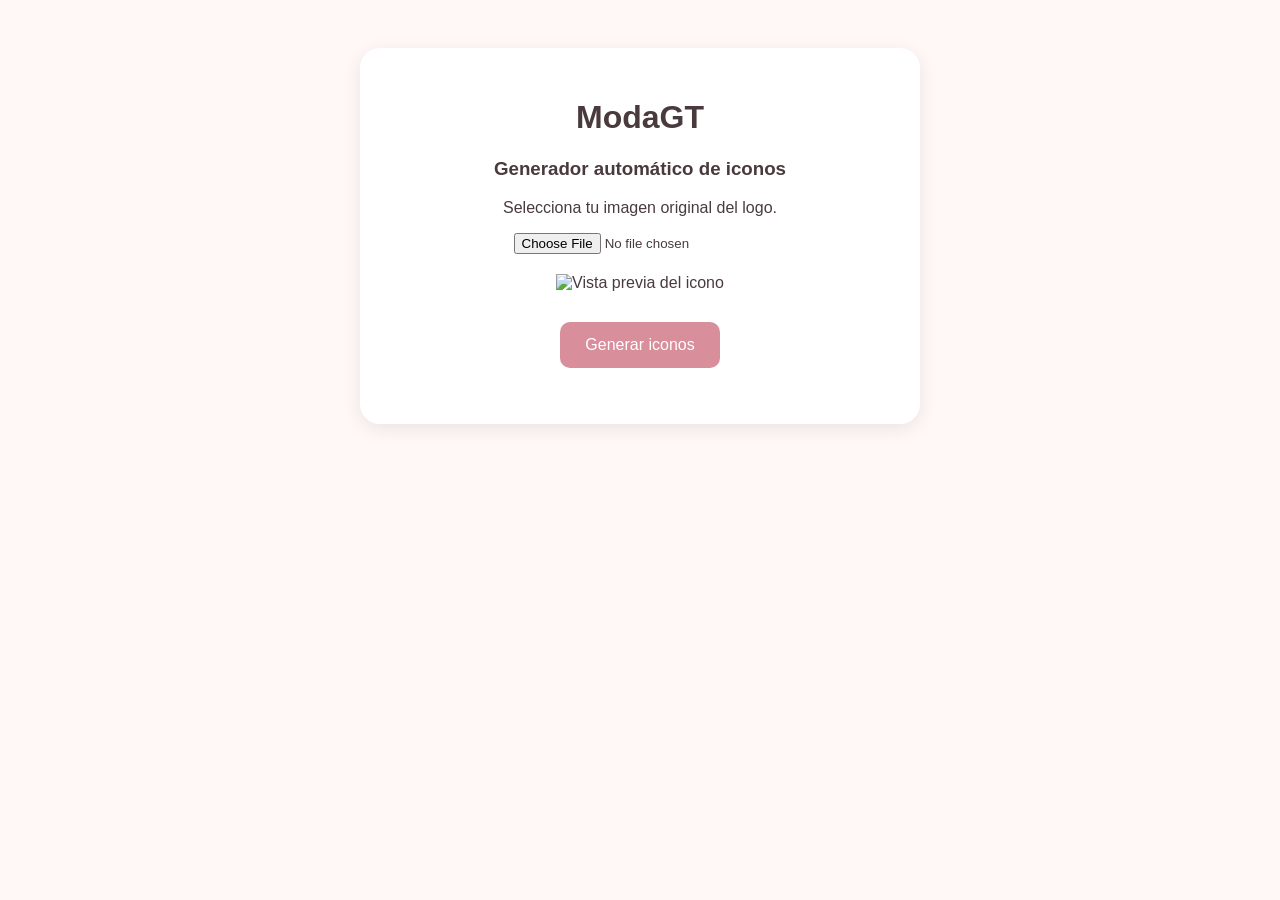
<file: generar-iconos.html>
<!DOCTYPE html>
<html lang="es">
<head>
    <meta charset="UTF-8">
    <meta name="viewport" content="width=device-width, initial-scale=1.0">
    <title>Generador de iconos ModaGT</title>

    <style>
        body {
            font-family: Arial, sans-serif;
            background: #fff8f6;
            text-align: center;
            padding: 40px 20px;
            color: #493b3d;
        }

        .contenedor {
            max-width: 500px;
            margin: auto;
            background: white;
            padding: 30px;
            border-radius: 20px;
            box-shadow: 0 5px 20px #00000015;
        }

        img {
            width: 150px;
            height: 150px;
            object-fit: contain;
            margin: 20px;
        }

        button {
            background: #d88e9b;
            color: white;
            border: none;
            padding: 14px 25px;
            border-radius: 10px;
            cursor: pointer;
            font-size: 16px;
            margin: 10px;
        }

        button:hover {
            background: #bd7180;
        }
    </style>
</head>

<body>

<div class="contenedor">
    <h1>ModaGT</h1>
    <h3>Generador automático de iconos</h3>

    <p>Selecciona tu imagen original del logo.</p>

    <input type="file" id="imagen" accept="image/*">

    <br>

    <img id="vistaPrevia" alt="Vista previa del icono">

    <br>

    <button onclick="generarIconos()">
        Generar iconos
    </button>

    <p id="mensaje"></p>
</div>

<script>
    let imagenOriginal = new Image();

    document.getElementById("imagen").addEventListener("change", function(e) {
        const archivo = e.target.files[0];

        if (!archivo) return;

        const url = URL.createObjectURL(archivo);

        imagenOriginal.onload = function() {
            document.getElementById("vistaPrevia").src = url;
        };

        imagenOriginal.src = url;
    });

    function generarIconos() {
        if (!imagenOriginal.src) {
            alert("Primero selecciona una imagen.");
            return;
        }

        [192, 512].forEach(function(tamano) {
            const canvas = document.createElement("canvas");

            canvas.width = tamano;
            canvas.height = tamano;

            const ctx = canvas.getContext("2d");

            ctx.fillStyle = "#fff8f6";
            ctx.fillRect(0, 0, tamano, tamano);

            const escala = Math.min(
                tamano / imagenOriginal.width,
                tamano / imagenOriginal.height
            );

            const ancho = imagenOriginal.width * escala;
            const alto = imagenOriginal.height * escala;

            const x = (tamano - ancho) / 2;
            const y = (tamano - alto) / 2;

            ctx.drawImage(
                imagenOriginal,
                x,
                y,
                ancho,
                alto
            );

            canvas.toBlob(function(blob) {
                const enlace = document.createElement("a");

                enlace.href = URL.createObjectURL(blob);
                enlace.download = "icon-" + tamano + ".png";

                enlace.click();

                setTimeout(() => URL.revokeObjectURL(enlace.href), 1000);
            }, "image/png");
        });

        document.getElementById("mensaje").textContent =
            "¡Listo! Guarda los dos iconos descargados dentro de la carpeta img.";
    }
</script>

</body>
</html>
</file>
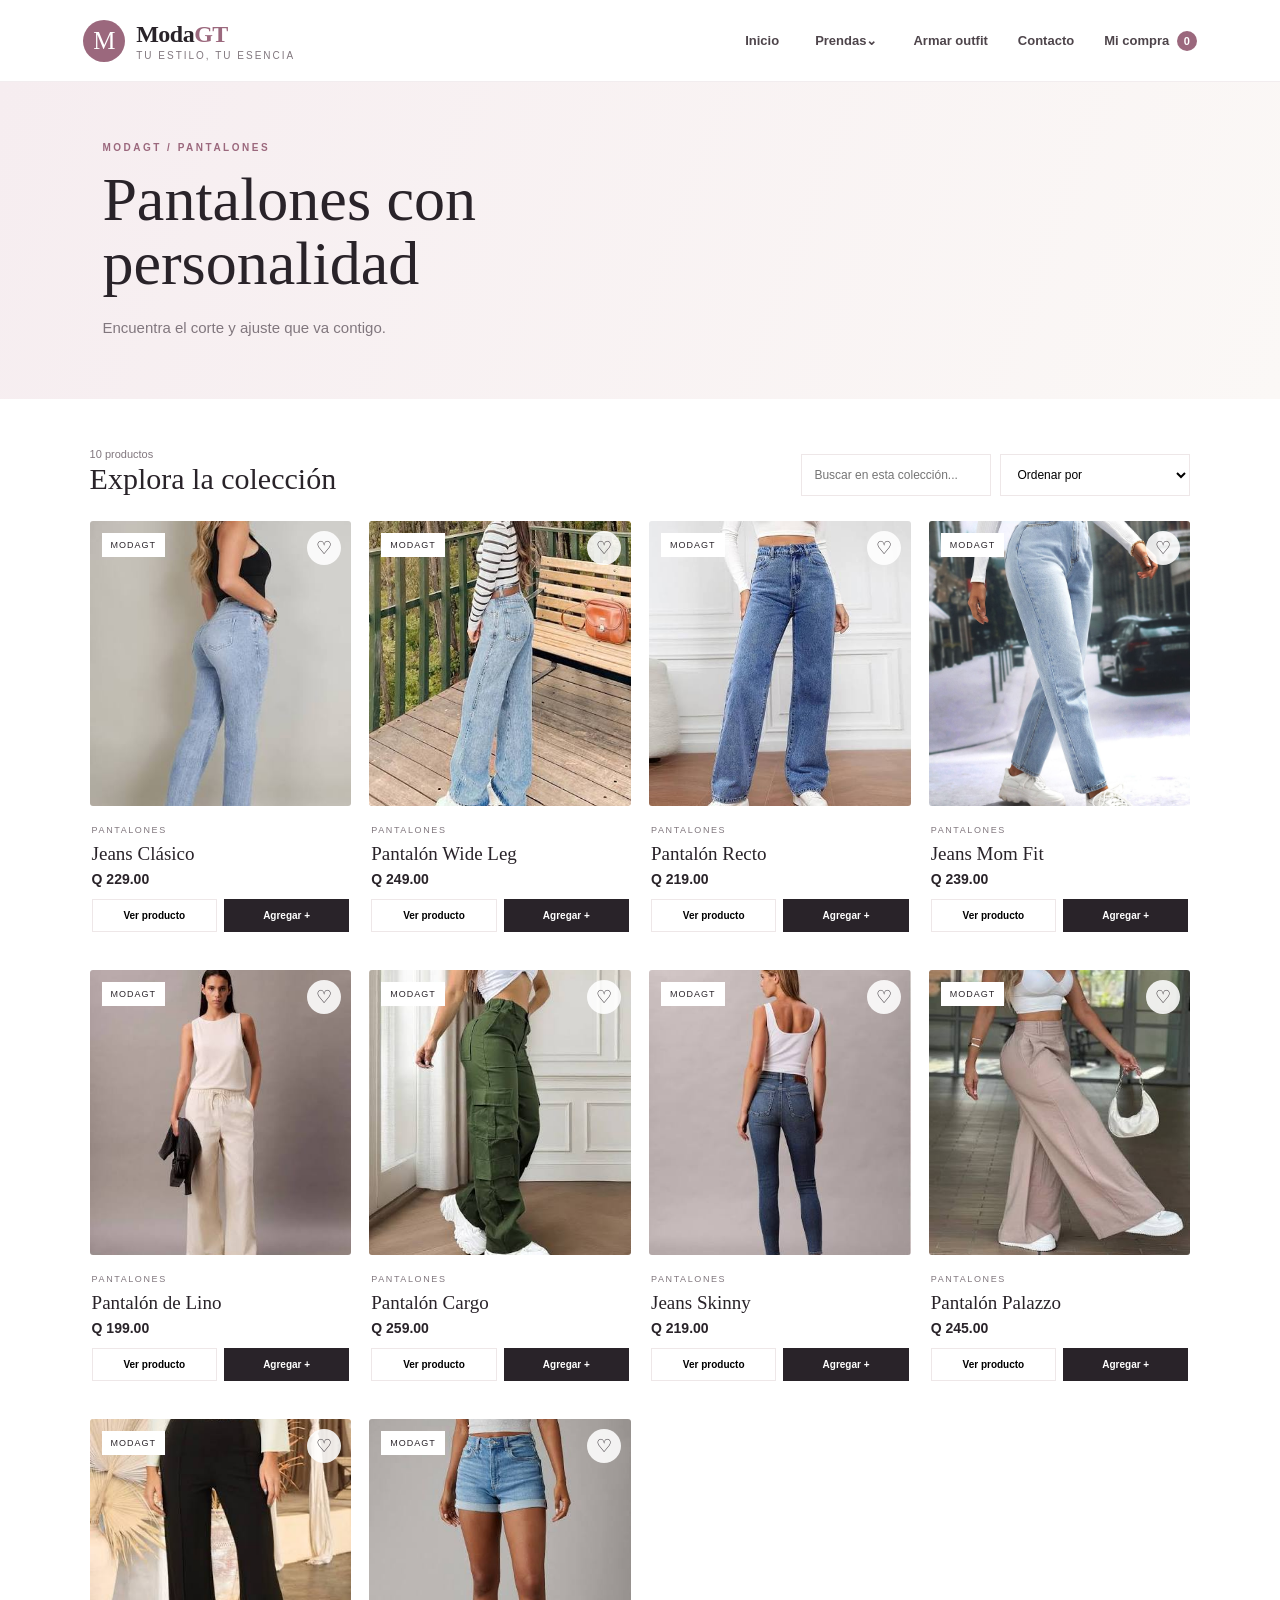
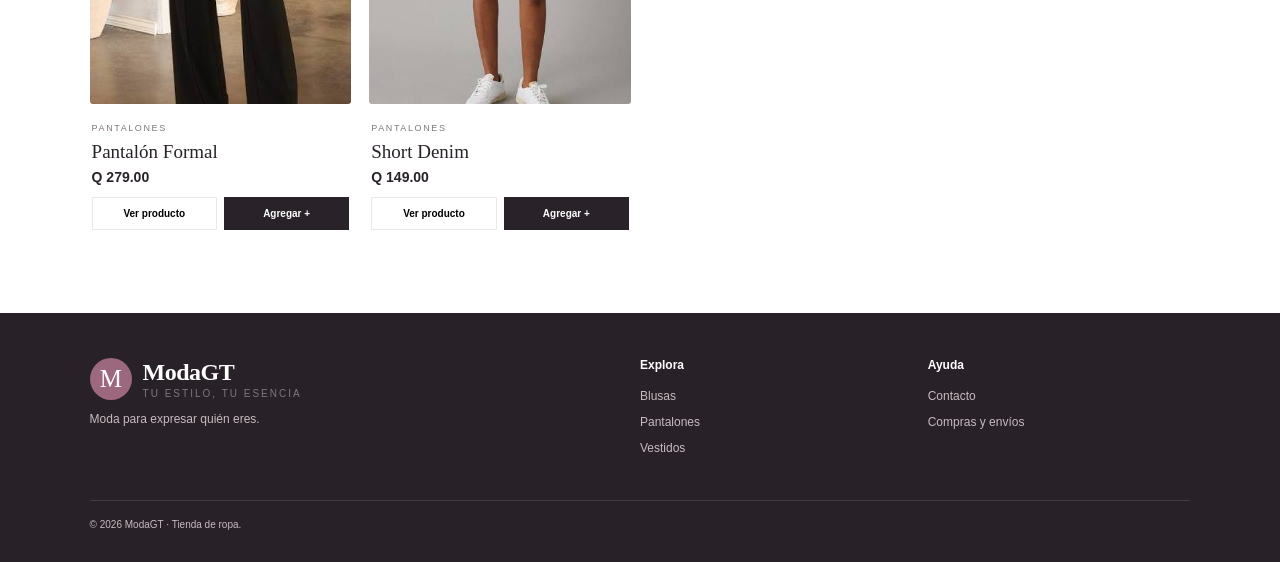
<file: pantalones.html>
<!DOCTYPE html>
<html lang="es">
<head>
  <meta charset="UTF-8">
  <meta name="viewport" content="width=device-width, initial-scale=1.0">
  <meta name="theme-color" content="#7d5367">
  <title>Pantalones | ModaGT</title>
  <link rel="stylesheet" href="estilos.css">
  <script src="app.js" defer></script>
</head>
<body data-page="pantalones">
  <header class="topbar">
    <a class="brand" href="index.html"><span class="brand-mark">M</span><span>Moda<span>GT</span><small>Tu estilo, tu esencia</small></span></a>
    <button class="menu-toggle" id="menuToggle" aria-label="Abrir menú">☰</button>
    <nav class="main-nav" id="mainNav">
      <a href="index.html">Inicio</a>
      <div class="nav-drop">
        <button class="nav-drop-btn" type="button">Prendas⌄</button>
        <div class="nav-drop-content">
          <a href="blusas.html">Blusas</a><a href="pantalones.html">Pantalones</a>
          <a href="vestidos.html">Vestidos</a><a href="zapatos.html">Zapatos</a>
          <a href="accesorios.html">Accesorios</a>
        </div>
      </div>
      <a href="index.html#armar-outfit">Armar outfit</a>
      <a href="contacto.html">Contacto</a>
      <a href="compra.html">Mi compra <span class="cart-count" id="cartCount">0</span></a>
    </nav>
  </header>
  <main>
    <section class="page-hero compact-hero">
      <span class="eyebrow">MODAGT / PANTALONES</span>
      <h1>Pantalones con personalidad</h1>
      <p>Encuentra el corte y ajuste que va contigo.</p>
    </section>
    <section class="section catalog-section">
      <div class="catalog-toolbar">
        <div><span class="muted" id="productTotal">10 productos</span><h2>Explora la colección</h2></div>
        <div class="filters">
          <input id="searchInput" type="search" placeholder="Buscar en esta colección...">
          <select id="sortSelect">
            <option value="default">Ordenar por</option><option value="low">Menor precio</option>
            <option value="high">Mayor precio</option><option value="name">Nombre</option>
          </select>
        </div>
      </div>
      <div class="product-grid" id="productGrid" data-category="pantalones"></div>
    </section>
  </main>
  <footer class="footer">
    <div><a class="brand footer-brand" href="index.html"><span class="brand-mark">M</span><span>ModaGT<small>Tu estilo, tu esencia</small></span></a><p>Moda para expresar quién eres.</p></div>
    <div><strong>Explora</strong><a href="blusas.html">Blusas</a><a href="pantalones.html">Pantalones</a><a href="vestidos.html">Vestidos</a></div>
    <div><strong>Ayuda</strong><a href="contacto.html">Contacto</a><a href="compra.html">Compras y envíos</a></div>
    <p class="copyright">© 2026 ModaGT · Tienda de ropa.</p>
  </footer>
  <div class="toast" id="toast"></div>
  <div class="modal-backdrop" id="productModal"><section class="product-modal"><button class="modal-close" id="modalClose" aria-label="Cerrar">×</button><div id="modalContent"></div></section></div>
</body>
</html>
</file>
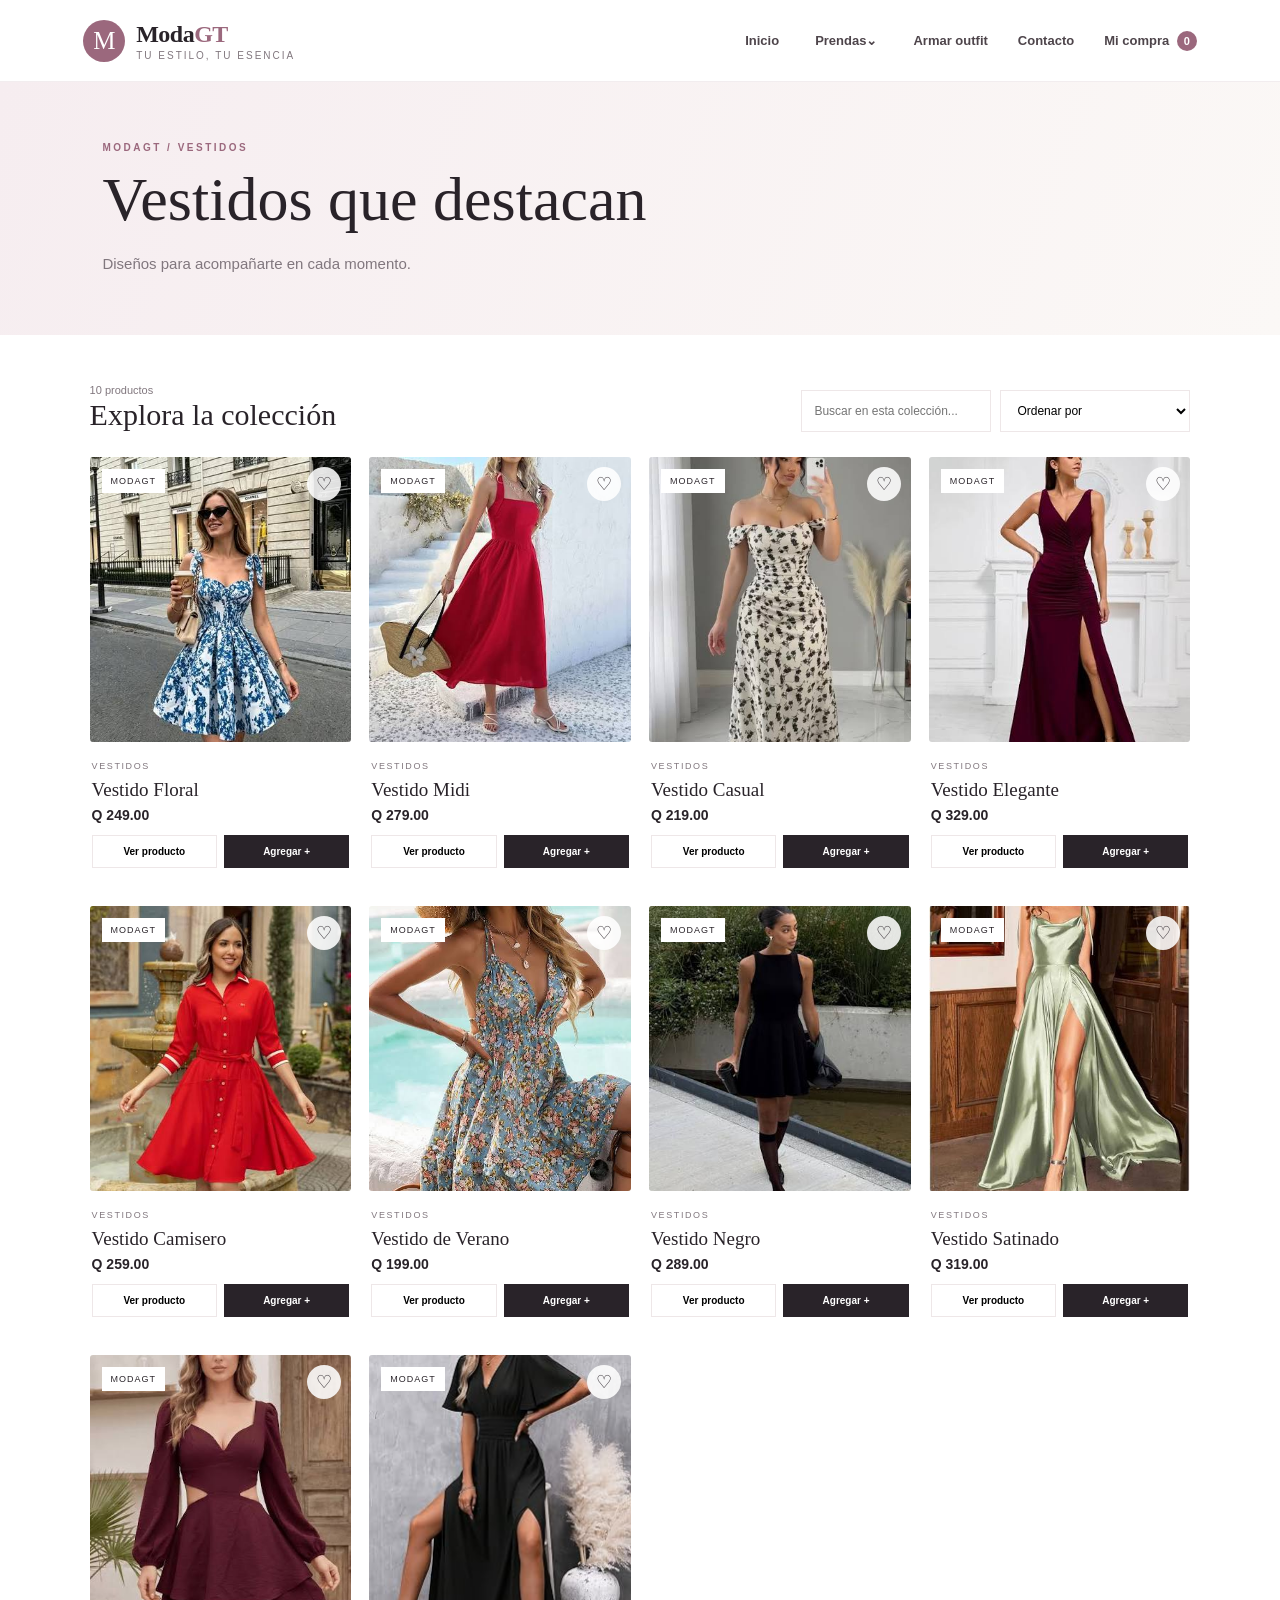
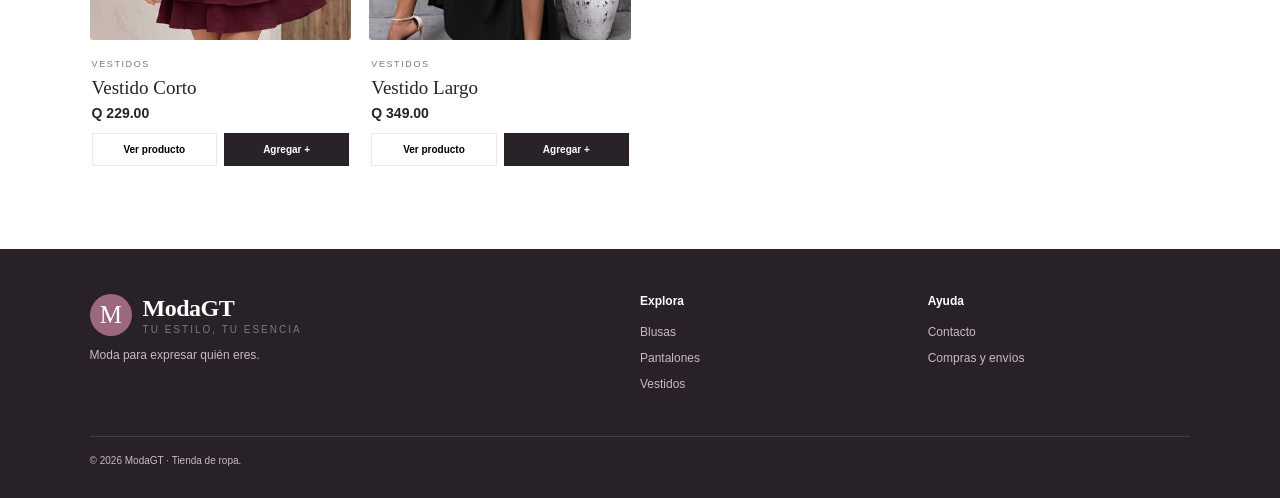
<file: vestidos.html>
<!DOCTYPE html>
<html lang="es">
<head>
  <meta charset="UTF-8">
  <meta name="viewport" content="width=device-width, initial-scale=1.0">
  <meta name="theme-color" content="#7d5367">
  <title>Vestidos | ModaGT</title>
  <link rel="stylesheet" href="estilos.css">
  <script src="app.js" defer></script>
</head>
<body data-page="vestidos">
  <header class="topbar">
    <a class="brand" href="index.html"><span class="brand-mark">M</span><span>Moda<span>GT</span><small>Tu estilo, tu esencia</small></span></a>
    <button class="menu-toggle" id="menuToggle" aria-label="Abrir menú">☰</button>
    <nav class="main-nav" id="mainNav">
      <a href="index.html">Inicio</a>
      <div class="nav-drop">
        <button class="nav-drop-btn" type="button">Prendas⌄</button>
        <div class="nav-drop-content">
          <a href="blusas.html">Blusas</a><a href="pantalones.html">Pantalones</a>
          <a href="vestidos.html">Vestidos</a><a href="zapatos.html">Zapatos</a>
          <a href="accesorios.html">Accesorios</a>
        </div>
      </div>
      <a href="index.html#armar-outfit">Armar outfit</a>
      <a href="contacto.html">Contacto</a>
      <a href="compra.html">Mi compra <span class="cart-count" id="cartCount">0</span></a>
    </nav>
  </header>
  <main>
    <section class="page-hero compact-hero">
      <span class="eyebrow">MODAGT / VESTIDOS</span>
      <h1>Vestidos que destacan</h1>
      <p>Diseños para acompañarte en cada momento.</p>
    </section>
    <section class="section catalog-section">
      <div class="catalog-toolbar">
        <div><span class="muted" id="productTotal">10 productos</span><h2>Explora la colección</h2></div>
        <div class="filters">
          <input id="searchInput" type="search" placeholder="Buscar en esta colección...">
          <select id="sortSelect">
            <option value="default">Ordenar por</option><option value="low">Menor precio</option>
            <option value="high">Mayor precio</option><option value="name">Nombre</option>
          </select>
        </div>
      </div>
      <div class="product-grid" id="productGrid" data-category="vestidos"></div>
    </section>
  </main>
  <footer class="footer">
    <div><a class="brand footer-brand" href="index.html"><span class="brand-mark">M</span><span>ModaGT<small>Tu estilo, tu esencia</small></span></a><p>Moda para expresar quién eres.</p></div>
    <div><strong>Explora</strong><a href="blusas.html">Blusas</a><a href="pantalones.html">Pantalones</a><a href="vestidos.html">Vestidos</a></div>
    <div><strong>Ayuda</strong><a href="contacto.html">Contacto</a><a href="compra.html">Compras y envíos</a></div>
    <p class="copyright">© 2026 ModaGT · Tienda de ropa.</p>
  </footer>
  <div class="toast" id="toast"></div>
  <div class="modal-backdrop" id="productModal"><section class="product-modal"><button class="modal-close" id="modalClose" aria-label="Cerrar">×</button><div id="modalContent"></div></section></div>
</body>
</html>
</file>
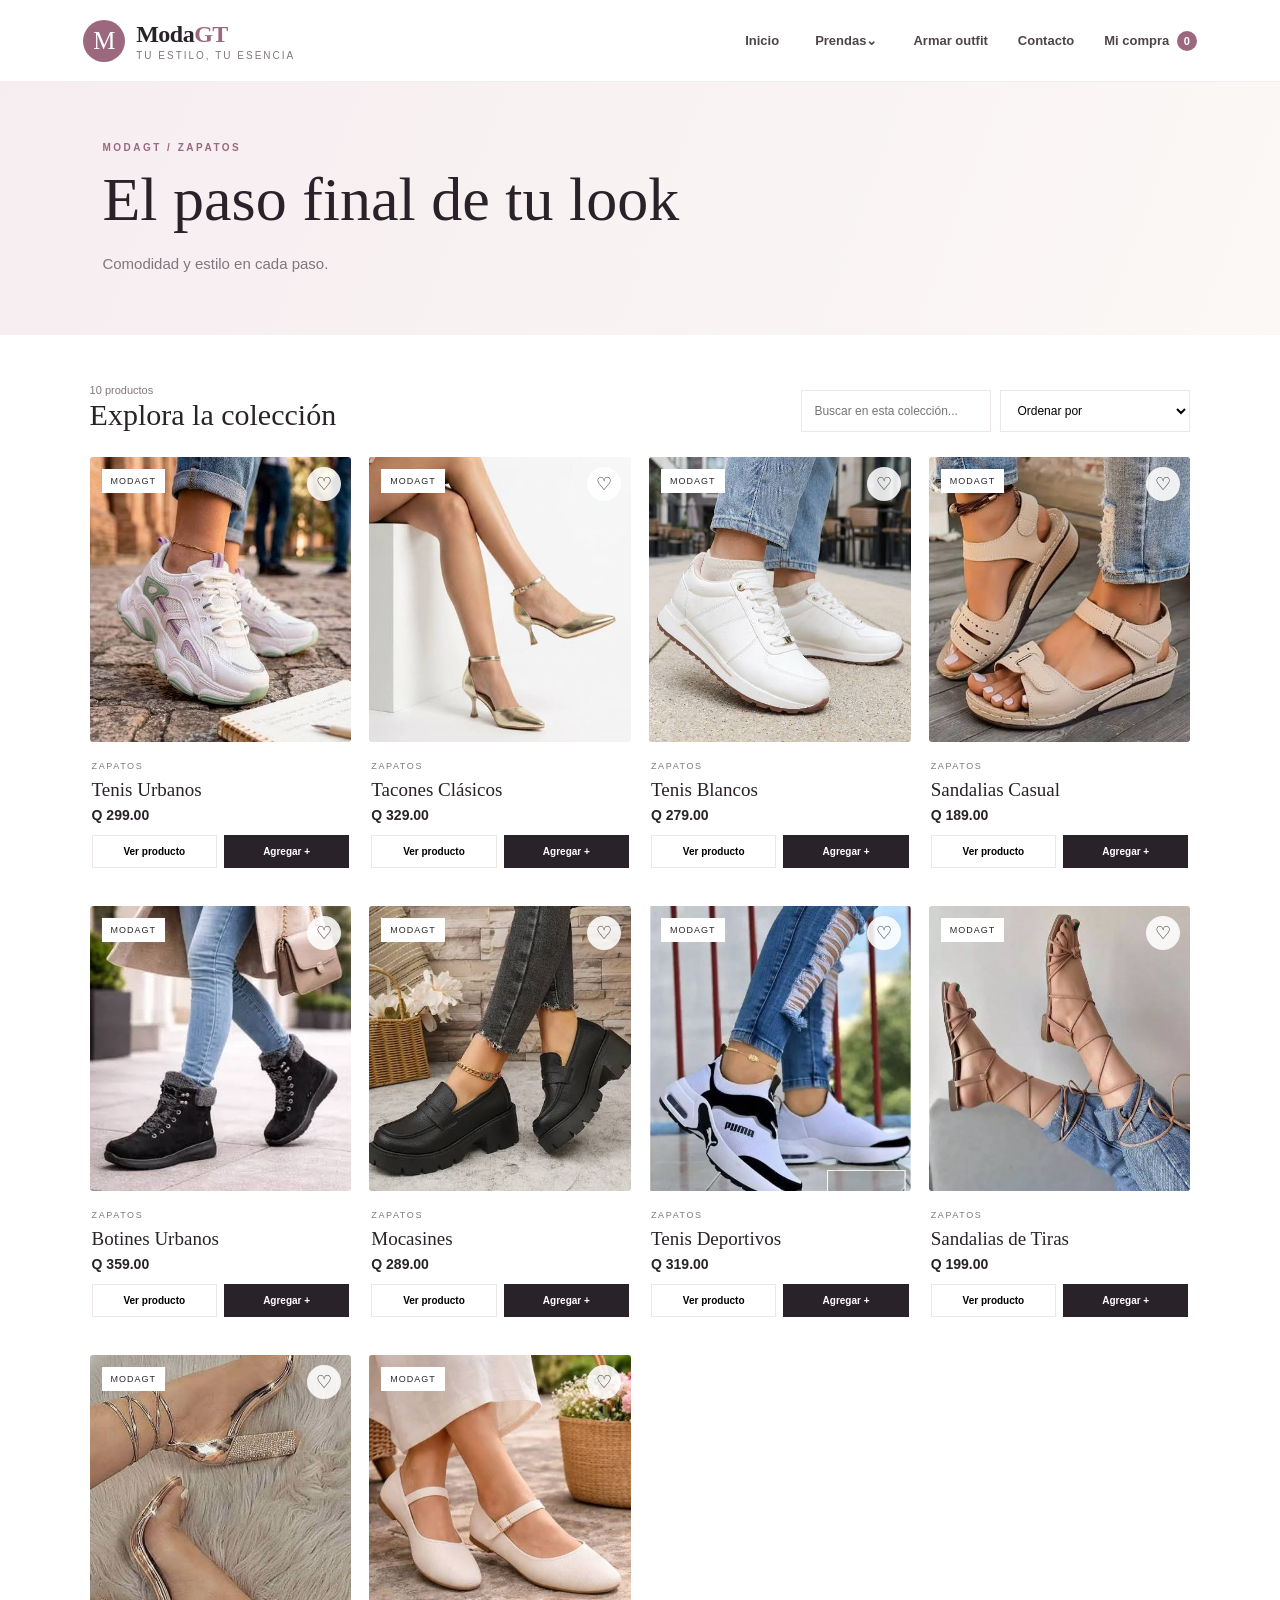
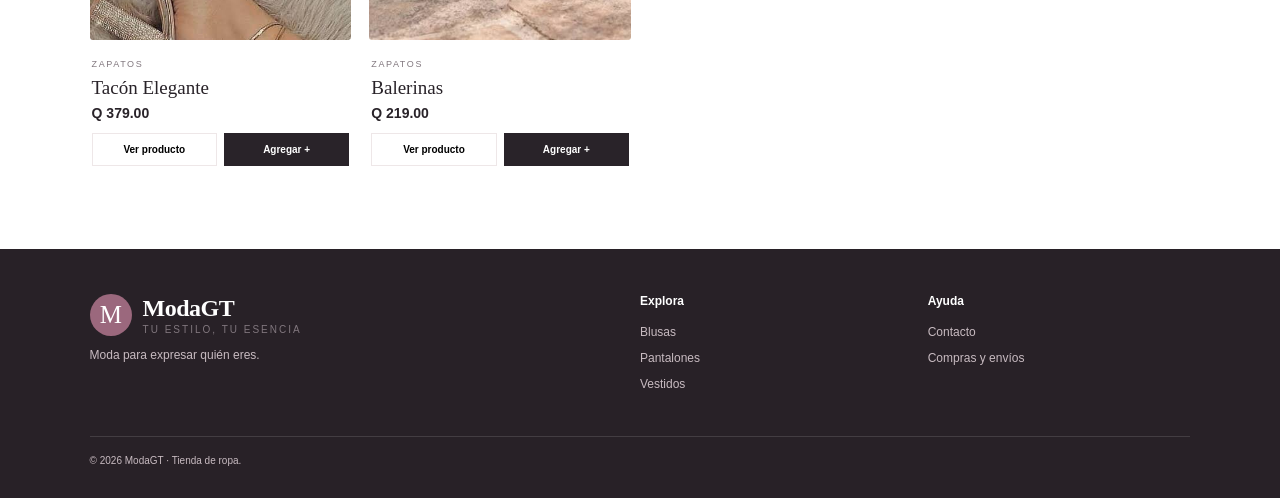
<file: zapatos.html>
<!DOCTYPE html>
<html lang="es">
<head>
  <meta charset="UTF-8">
  <meta name="viewport" content="width=device-width, initial-scale=1.0">
  <meta name="theme-color" content="#7d5367">
  <title>Zapatos | ModaGT</title>
  <link rel="stylesheet" href="estilos.css">
  <script src="app.js" defer></script>
</head>
<body data-page="zapatos">
  <header class="topbar">
    <a class="brand" href="index.html"><span class="brand-mark">M</span><span>Moda<span>GT</span><small>Tu estilo, tu esencia</small></span></a>
    <button class="menu-toggle" id="menuToggle" aria-label="Abrir menú">☰</button>
    <nav class="main-nav" id="mainNav">
      <a href="index.html">Inicio</a>
      <div class="nav-drop">
        <button class="nav-drop-btn" type="button">Prendas⌄</button>
        <div class="nav-drop-content">
          <a href="blusas.html">Blusas</a><a href="pantalones.html">Pantalones</a>
          <a href="vestidos.html">Vestidos</a><a href="zapatos.html">Zapatos</a>
          <a href="accesorios.html">Accesorios</a>
        </div>
      </div>
      <a href="index.html#armar-outfit">Armar outfit</a>
      <a href="contacto.html">Contacto</a>
      <a href="compra.html">Mi compra <span class="cart-count" id="cartCount">0</span></a>
    </nav>
  </header>
  <main>
    <section class="page-hero compact-hero">
      <span class="eyebrow">MODAGT / ZAPATOS</span>
      <h1>El paso final de tu look</h1>
      <p>Comodidad y estilo en cada paso.</p>
    </section>
    <section class="section catalog-section">
      <div class="catalog-toolbar">
        <div><span class="muted" id="productTotal">10 productos</span><h2>Explora la colección</h2></div>
        <div class="filters">
          <input id="searchInput" type="search" placeholder="Buscar en esta colección...">
          <select id="sortSelect">
            <option value="default">Ordenar por</option><option value="low">Menor precio</option>
            <option value="high">Mayor precio</option><option value="name">Nombre</option>
          </select>
        </div>
      </div>
      <div class="product-grid" id="productGrid" data-category="zapatos"></div>
    </section>
  </main>
  <footer class="footer">
    <div><a class="brand footer-brand" href="index.html"><span class="brand-mark">M</span><span>ModaGT<small>Tu estilo, tu esencia</small></span></a><p>Moda para expresar quién eres.</p></div>
    <div><strong>Explora</strong><a href="blusas.html">Blusas</a><a href="pantalones.html">Pantalones</a><a href="vestidos.html">Vestidos</a></div>
    <div><strong>Ayuda</strong><a href="contacto.html">Contacto</a><a href="compra.html">Compras y envíos</a></div>
    <p class="copyright">© 2026 ModaGT · Tienda de ropa.</p>
  </footer>
  <div class="toast" id="toast"></div>
  <div class="modal-backdrop" id="productModal"><section class="product-modal"><button class="modal-close" id="modalClose" aria-label="Cerrar">×</button><div id="modalContent"></div></section></div>
</body>
</html>
</file>
<file: estilos.css>
:root{
  --ink:#292329;
  --muted:#81777e;
  --rose:#9b687d;
  --rose2:#eadce2;
  --cream:#f8f5f2;
  --line:#eee7e8;
  --white:#fff;
  --shadow:0 18px 45px #3c263010;
}

*{box-sizing:border-box}

html{scroll-behavior:smooth}

body{
  margin:0;
  background:#fff;
  color:var(--ink);
  font-family:'DM Sans',Arial,sans-serif;
}

a{color:inherit;text-decoration:none}

button,input,select,textarea{font:inherit}

/* ENCABEZADO Y MENÚ */

.topbar{
  height:82px;
  padding:0 6.5%;
  display:flex;
  align-items:center;
  justify-content:space-between;
  background:#fff;
  position:sticky;
  top:0;
  z-index:20;
  border-bottom:1px solid #f2edef;
}

.brand{
  display:flex;
  align-items:center;
  gap:11px;
  font-family:'Playfair Display',Georgia,serif;
  font-size:24px;
  font-weight:700;
  letter-spacing:-.5px;
}

.brand>span:last-child>span{color:var(--rose)}

.brand small{
  display:block;
  font:10px 'DM Sans',sans-serif;
  letter-spacing:2px;
  text-transform:uppercase;
  color:var(--muted);
  margin-top:2px;
}

.brand-mark{
  display:grid;
  place-items:center;
  width:42px;
  height:42px;
  border-radius:50%;
  background:var(--rose);
  color:white;
  font:25px 'Playfair Display',serif;
}

.main-nav{
  display:flex;
  align-items:center;
  gap:30px;
  font-size:13px;
  font-weight:600;
}

.main-nav>a,.nav-drop-btn{
  transition:.2s;
  color:#4e454b;
}

.main-nav>a:hover,.nav-drop-btn:hover{color:var(--rose)}

.nav-drop{position:relative}

.nav-drop-btn{
  border:0;
  background:none;
  cursor:pointer;
  font-weight:600;
}

.nav-drop-content{
  display:none;
  position:absolute;
  top:28px;
  left:-15px;
  min-width:175px;
  padding:10px;
  background:#fff;
  box-shadow:var(--shadow);
  border:1px solid var(--line);
  border-radius:12px;
}

.nav-drop:hover .nav-drop-content,
.nav-drop:focus-within .nav-drop-content,
.nav-drop.open .nav-drop-content{
  display:grid;
}

.nav-drop-content a{
  padding:10px;
  border-radius:7px;
  font-size:13px;
}

.nav-drop-content a:hover{
  background:var(--cream);
  color:var(--rose);
}

.cart-count{
  display:inline-grid;
  place-items:center;
  background:var(--rose);
  color:white;
  width:20px;
  height:20px;
  border-radius:50%;
  font-size:11px;
  margin-left:4px;
}

.menu-toggle{
  display:none;
  border:0;
  background:none;
  font-size:25px;
}

/* =====================================
   BANNER PRINCIPAL CON CARRUSEL MODAGT
===================================== */

.hero-moda{
  min-height:540px;
  margin:22px 3%;
  border-radius:4px;
  padding:7%;
  display:flex;
  align-items:center;
  color:white;
  position:relative;
  overflow:hidden;
  isolation:isolate;
  background:#30232b;
}

/* Fotografías */

.hero-slides{
  position:absolute;
  inset:0;
  z-index:-2;
}

.hero-slide{
  position:absolute;
  inset:0;
  background-position:center;
  background-size:cover;
  background-repeat:no-repeat;
  opacity:0;
  transform:scale(1.08);
  transition:
    opacity 1.3s ease,
    transform 6s ease;
}

.hero-slide.active{
  opacity:1;
  transform:scale(1);
}

/* Oscurecimiento de las fotografías */

.hero-overlay{
  position:absolute;
  inset:0;
  z-index:-1;
  background:linear-gradient(
    90deg,
    rgba(25,17,23,.88) 0%,
    rgba(35,23,31,.62) 48%,
    rgba(25,17,23,.30) 100%
  );
}

/* Texto del banner */

.hero-moda .hero-copy{
  position:relative;
  z-index:2;
  max-width:540px;
  animation:heroTextAppear 1s ease both;
}

.hero-moda .hero-copy h1{
  color:#fff;
  text-shadow:0 4px 20px rgba(0,0,0,.35);
}

.hero-moda .hero-copy h1 em{
  color:#f1cbd9;
  font-weight:500;
}

.hero-moda .hero-copy p{
  color:rgba(255,255,255,.88);
  max-width:480px;
  line-height:1.8;
  font-size:15px;
  margin:0 0 28px;
}

.hero-moda .eyebrow{
  color:#e8c7d5;
  letter-spacing:3px;
}

/* Título principal */

.hero h1{
  font:clamp(43px,6vw,76px)/1.03 'Playfair Display',Georgia,serif;
  margin:0 0 18px;
}

/* Sello de temporada */

.hero-sticker{
  position:absolute;
  right:12%;
  bottom:16%;
  width:112px;
  height:112px;
  border:1px solid #ffffff9c;
  border-radius:50%;
  display:grid;
  place-content:center;
  text-align:center;
  font-size:10px;
  letter-spacing:2px;
  transform:rotate(12deg);
  color:#fff;
  z-index:2;
}

.hero-sticker b{
  font:25px 'Playfair Display',serif;
}

/* Animación del texto */

@keyframes heroTextAppear{
  from{
    opacity:0;
    transform:translateY(25px);
  }

  to{
    opacity:1;
    transform:translateY(0);
  }
}

/* Controles del carrusel */

.hero-controls{
  position:absolute;
  z-index:5;
  bottom:25px;
  left:50%;
  transform:translateX(-50%);
  display:flex;
  align-items:center;
  gap:15px;
}

.hero-controls button{
  width:36px;
  height:36px;
  border:1px solid rgba(255,255,255,.65);
  border-radius:50%;
  background:rgba(255,255,255,.12);
  color:white;
  font-size:25px;
  cursor:pointer;
  transition:.3s;
}

.hero-controls button:hover{
  background:#fff;
  color:#7d5367;
  transform:scale(1.1);
}

/* Puntos indicadores */

.hero-dots{
  display:flex;
  align-items:center;
  gap:8px;
}

.hero-dot{
  width:9px;
  height:9px;
  border:0;
  border-radius:20px;
  padding:0;
  background:rgba(255,255,255,.5);
  cursor:pointer;
  transition:.3s;
}

.hero-dot.active{
  width:27px;
  background:#fff;
}

/* BOTONES */

.btn{
  border:0;
  display:inline-flex;
  justify-content:center;
  align-items:center;
  gap:16px;
  padding:14px 21px;
  min-height:47px;
  border-radius:3px;
  font-size:12px;
  font-weight:700;
  letter-spacing:.3px;
  cursor:pointer;
  transition:transform .2s,background .2s;
}

.btn:hover{transform:translateY(-3px)}

.btn-light{
  background:#fff;
  color:var(--ink);
}

.btn-dark{
  background:var(--ink);
  color:white;
}

.btn-dark:hover{background:var(--rose)}

.full{width:100%}

/* TEXTOS Y SECCIONES */

.eyebrow{
  font-size:10px;
  letter-spacing:2.5px;
  font-weight:700;
  color:var(--rose);
  display:block;
  margin-bottom:15px;
}

.section{padding:70px 7%}

.section-heading{
  display:flex;
  align-items:end;
  justify-content:space-between;
  margin-bottom:28px;
}

.section-heading h2,
.catalog-toolbar h2,
.contact-info h2,
.order-summary h2{
  font:36px 'Playfair Display',Georgia,serif;
  margin:0;
}

.section-heading p{
  font-size:13px;
  color:var(--muted);
}

/* CATEGORÍAS */

.category-grid{
  display:grid;
  grid-template-columns:repeat(6,1fr);
  gap:14px;
}

.category-tile{
  min-height:235px;
  padding:20px;
  display:flex;
  flex-direction:column;
  justify-content:space-between;
  color:#fff;
  border-radius:3px;
  overflow:hidden;
  position:relative;
  transition:.3s;
  background:linear-gradient(145deg,#72515f,#c9a8b7);
}

.category-tile:nth-child(1),
.category-tile:nth-child(2){
  grid-column:span 2;
}

.category-tile:nth-child(n+3){grid-column:span 2}

.category-tile:before{
  content:"";
  position:absolute;
  inset:0;
  background:linear-gradient(0deg,#261b22a8,transparent 75%);
  z-index:0;
}

.category-tile>*{position:relative}

.category-tile:hover{
  transform:translateY(-6px);
  box-shadow:var(--shadow);
}

.tile-blusas{background:linear-gradient(135deg,#aa7d8e,#59414e)}
.tile-pantalones{background:linear-gradient(135deg,#7c8c91,#3f5057)}
.tile-vestidos{background:linear-gradient(135deg,#c79e9b,#805d69)}
.tile-zapatos{background:linear-gradient(135deg,#b28b6f,#604b42)}
.tile-accesorios{background:linear-gradient(135deg,#9c8caa,#594d67)}

.category-tile span{
  font-size:9px;
  letter-spacing:2px;
}

.category-tile b{
  font:31px 'Playfair Display',serif;
}

.category-tile i{
  font-size:11px;
  font-style:normal;
}

/* PROMOCIÓN */

.promo-strip{
  margin:0 7% 35px;
  padding:36px 5%;
  background:var(--cream);
  display:flex;
  align-items:center;
  justify-content:space-between;
}

.promo-strip h2{
  font:32px 'Playfair Display',serif;
  margin:0 0 8px;
}

.promo-strip p{
  font-size:13px;
  color:var(--muted);
  margin:0;
}

.text-link{
  font-size:12px;
  font-weight:700;
  color:var(--rose);
}

/* PRODUCTOS */

.product-grid{
  display:grid;
  grid-template-columns:repeat(4,minmax(0,1fr));
  gap:25px 18px;
}

.product-card{
  min-width:0;
  animation:rise .5s ease both;
}

.product-image{
  height:285px;
  position:relative;
  overflow:hidden;
  background:linear-gradient(135deg,#f0e6e9,#ded1d4);
  border-radius:3px;
  cursor:pointer;
  isolation:isolate;
}

.product-image img{
  width:100%;
  height:100%;
  object-fit:cover;
  display:block;
  transition:transform .6s;
}

.product-card:hover .product-image img{
  transform:scale(1.06);
}

.product-badge{
  position:absolute;
  top:12px;
  left:12px;
  background:#fff;
  padding:7px 9px;
  font-size:9px;
  letter-spacing:1px;
}

.heart-btn{
  position:absolute;
  top:10px;
  right:10px;
  width:34px;
  height:34px;
  border:0;
  border-radius:50%;
  background:#ffffffdf;
  font-size:18px;
  cursor:pointer;
  z-index:3;
  color:var(--ink);
  transition:transform .2s ease,color .2s ease,background .2s ease;
}

.heart-btn:hover{
  transform:scale(1.12);
  color:#b44b72;
}

.heart-btn.favorite-active,
.modal-favorite.favorite-active{
  color:#bd3f70;
  background:#fff0f5;
}

.product-info{padding:13px 2px}

.product-info .product-category{
  font-size:9px;
  letter-spacing:1.6px;
  color:var(--muted);
  text-transform:uppercase;
}

.product-info h3{
  font:19px 'Playfair Display',serif;
  margin:6px 0;
}

.product-bottom{
  display:flex;
  align-items:center;
  justify-content:space-between;
}

.price{
  font-weight:700;
  font-size:14px;
}

.card-actions{
  display:flex;
  gap:7px;
  margin-top:12px;
}

.card-actions button{
  flex:1;
  border:1px solid var(--line);
  background:#fff;
  padding:10px 6px;
  font-size:10px;
  font-weight:700;
  cursor:pointer;
}

.card-actions button:last-child{
  background:var(--ink);
  color:white;
  border-color:var(--ink);
}

.card-actions button:hover{
  border-color:var(--rose);
  background:var(--rose);
  color:white;
}

/* CAPA DE VER PRODUCTO */

.image-overlay{
  position:absolute;
  inset:0;
  z-index:1;
  display:flex;
  align-items:center;
  justify-content:center;
  background:rgba(35,25,31,.42);
  opacity:0;
  transition:opacity .25s ease;
  pointer-events:none;
}

.image-overlay span{
  background:#fff;
  color:var(--ink);
  padding:12px 20px;
  font-size:11px;
  font-weight:700;
  letter-spacing:1px;
  transform:translateY(9px);
  transition:transform .25s ease;
}

.product-image:hover .image-overlay,
.product-image:focus-within .image-overlay{
  opacity:1;
}

.product-image:hover .image-overlay span,
.product-image:focus-within .image-overlay span{
  transform:translateY(0);
}

.product-image:focus-visible{
  outline:3px solid var(--rose);
  outline-offset:3px;
}

/* PÁGINAS INTERNAS */

.page-hero{
  padding:75px 8%;
  background:linear-gradient(110deg,#f6edf0,#fbf8f6);
}

.page-hero h1{
  font:clamp(40px,5vw,62px)/1.03 'Playfair Display',Georgia,serif;
  color:var(--ink);
  max-width:700px;
  margin:0 0 18px;
}

.page-hero p{
  max-width:430px;
  line-height:1.8;
  color:var(--muted);
  font-size:15px;
  margin-bottom:0;
}

.compact-hero{
  padding-top:60px;
  padding-bottom:58px;
}

.catalog-section{padding-top:45px}

.catalog-toolbar{
  display:flex;
  align-items:end;
  justify-content:space-between;
  margin-bottom:25px;
}

.catalog-toolbar h2{font-size:30px}

.muted{
  font-size:11px;
  color:var(--muted);
}

.filters{
  display:flex;
  gap:9px;
}

.filters input,.filters select{
  padding:12px;
  border:1px solid var(--line);
  background:white;
  min-width:190px;
  outline-color:var(--rose);
  font-size:12px;
}

/* PIE DE PÁGINA */

.footer{
  padding:45px 7% 22px;
  background:#282127;
  color:white;
  display:grid;
  grid-template-columns:2fr 1fr 1fr;
  gap:25px;
}

.footer-brand{color:white}

.footer p,.footer a:not(.brand){
  font-size:12px;
  color:#c8bbc1;
}

.footer>div:not(:first-child){
  display:flex;
  flex-direction:column;
  gap:12px;
}

.footer strong{
  font-size:12px;
  margin-bottom:5px;
}

.copyright{
  grid-column:1/-1;
  border-top:1px solid #ffffff20;
  padding-top:18px;
  margin-top:20px;
  font-size:10px!important;
}

/* CONTACTO */

.contact-layout{
  display:grid;
  grid-template-columns:1fr 1.2fr;
  gap:8%;
  align-items:start;
}

.contact-info{padding:30px 0}

.contact-info h2{font-size:42px}

.contact-info>p{
  color:var(--muted);
  line-height:1.8;
  font-size:14px;
  max-width:370px;
}

.contact-detail{
  display:flex;
  align-items:center;
  gap:15px;
  margin-top:28px;
  font-size:12px;
  line-height:1.8;
}

.contact-detail>b{
  width:42px;
  height:42px;
  border-radius:50%;
  background:var(--rose2);
  display:grid;
  place-items:center;
  color:var(--rose);
  font-size:20px;
}

/* FORMULARIOS */

.form-card,.panel,.order-summary{
  padding:28px;
  background:#fff;
  border:1px solid var(--line);
  box-shadow:var(--shadow);
}

.form-card h2{
  font:27px 'Playfair Display',serif;
  margin:0 0 23px;
}

.form-card label,.form-grid label{
  display:flex;
  flex-direction:column;
  gap:8px;
  font-size:11px;
  font-weight:700;
  margin-bottom:17px;
}

.form-card input,.form-card textarea,.form-card select,
.form-grid input,.form-grid textarea{
  width:100%;
  padding:13px;
  border:1px solid var(--line);
  background:#fff;
  outline-color:var(--rose);
  font-size:12px;
  resize:vertical;
}

.form-note{
  font-size:10px;
  color:var(--muted);
  line-height:1.6;
}

/* COMPRA Y CARRITO */

.checkout-layout{
  display:grid;
  grid-template-columns:1.6fr .8fr;
  gap:25px;
  align-items:start;
}

.checkout-main{
  display:grid;
  gap:18px;
}

.panel-title{
  display:flex;
  gap:14px;
  align-items:center;
  margin-bottom:22px;
}

.panel-title>span{
  width:36px;
  height:36px;
  border-radius:50%;
  background:var(--rose2);
  color:var(--rose);
  display:grid;
  place-items:center;
  font-size:12px;
  font-weight:700;
}

.panel-title h2{
  font:24px 'Playfair Display',serif;
  margin:0;
}

.panel-title p{
  font-size:11px;
  color:var(--muted);
  margin:4px 0 0;
}

.form-grid{
  display:grid;
  grid-template-columns:1fr 1fr;
  gap:0 15px;
}

.form-grid .wide{grid-column:1/-1}

.payment-title{margin-top:22px}

.radio-option{
  display:flex;
  align-items:center;
  gap:10px;
  padding:13px;
  border:1px solid var(--line);
  margin-bottom:9px;
  font-size:12px;
  flex-wrap:wrap;
}

.radio-option small{
  color:var(--muted);
  width:100%;
  padding-left:27px;
}

.order-summary{
  position:sticky;
  top:105px;
}

.order-summary h2{
  font-size:29px;
  margin-bottom:20px;
}

.summary-line{
  display:flex;
  justify-content:space-between;
  gap:15px;
  font-size:12px;
  margin:13px 0;
  color:#665c62;
}

.summary-total{
  border-top:1px solid var(--line);
  padding-top:17px;
  margin-top:20px;
  font-weight:700;
  font-size:16px;
  color:var(--ink);
}

.checkout-item{
  display:flex;
  justify-content:space-between;
  gap:12px;
  padding:12px 0;
  border-bottom:1px solid var(--line);
  font-size:12px;
}

.checkout-item small{
  display:block;
  color:var(--muted);
  margin-top:5px;
}

.quantity-controls{
  display:flex;
  gap:8px;
  align-items:center;
}

.quantity-controls button{
  border:1px solid var(--line);
  background:white;
  width:25px;
  height:25px;
  cursor:pointer;
}

/* FACTURA */

.invoice-wrap{
  max-width:900px;
  margin:auto;
}

.invoice-actions{
  display:flex;
  justify-content:space-between;
  align-items:center;
  margin-bottom:20px;
}

.invoice{
  padding:45px;
  background:white;
  border:1px solid var(--line);
  box-shadow:var(--shadow);
}

.invoice-head{
  display:flex;
  justify-content:space-between;
  border-bottom:2px solid var(--ink);
  padding-bottom:25px;
}

.invoice-head h2{
  font:36px 'Playfair Display',serif;
  margin:0;
}

.invoice table{
  width:100%;
  border-collapse:collapse;
  margin:30px 0;
  font-size:12px;
}

.invoice th,.invoice td{
  text-align:left;
  padding:13px;
  border-bottom:1px solid var(--line);
}

.invoice th{background:var(--cream)}

.invoice-total{
  text-align:right;
  font-size:17px;
  font-weight:700;
}

.invoice-empty{
  text-align:center;
  padding:60px 10px;
  color:var(--muted);
}

/* VENTANA DE PRODUCTO */

.modal-backdrop{
  display:none;
  position:fixed;
  inset:0;
  background:#211820b8;
  z-index:50;
  align-items:center;
  justify-content:center;
  padding:20px;
}

.modal-backdrop.show{display:flex}

.product-modal{
  background:#fff;
  max-width:760px;
  width:100%;
  max-height:90vh;
  overflow:auto;
  padding:30px;
  position:relative;
}

.modal-close{
  position:absolute;
  right:15px;
  top:10px;
  border:0;
  background:none;
  font-size:30px;
  cursor:pointer;
  z-index:2;
}

.modal-product-layout{
  display:grid;
  grid-template-columns:1fr 1fr;
  gap:28px;
  align-items:center;
}

.modal-product-layout img{
  width:100%;
  height:370px;
  object-fit:cover;
  background:var(--cream);
}

.modal-product-layout h2{
  font:32px 'Playfair Display',serif;
}

.modal-product-layout p{
  font-size:13px;
  color:var(--muted);
  line-height:1.7;
}

.modal-product-layout select{
  padding:12px;
  border:1px solid var(--line);
  margin:8px 0 15px;
  width:100%;
}

.modal-favorite{
  display:inline-flex;
  align-items:center;
  justify-content:center;
  margin:12px 0 16px;
  padding:10px 14px;
  border:1px solid var(--rose2);
  background:#fff;
  color:var(--ink);
  font-size:11px;
  font-weight:700;
  cursor:pointer;
  transition:.2s;
}

.modal-favorite:hover{
  border-color:var(--rose);
  color:var(--rose);
}

/* MENSAJES */

.toast{
  position:fixed;
  bottom:25px;
  right:25px;
  background:var(--ink);
  color:white;
  padding:14px 20px;
  font-size:12px;
  z-index:80;
  opacity:0;
  transform:translateY(15px);
  transition:.3s;
  pointer-events:none;
}

.toast.show{
  opacity:1;
  transform:translateY(0);
}

.empty-state{
  padding:35px;
  text-align:center;
  color:var(--muted);
  background:var(--cream);
  font-size:13px;
  grid-column:1/-1;
}

/* ARMAR OUTFIT */

.outfit-section{background:#fbf8f6}

.outfit-builder{
  display:grid;
  grid-template-columns:.85fr 1.15fr;
  gap:25px;
  align-items:stretch;
}

.outfit-controls,.outfit-preview{
  background:#fff;
  border:1px solid var(--line);
  padding:25px;
  box-shadow:var(--shadow);
}

.outfit-controls label{
  display:flex;
  flex-direction:column;
  gap:8px;
  margin-bottom:15px;
  font-size:11px;
  font-weight:700;
}

.outfit-controls select{
  padding:13px;
  border:1px solid var(--line);
  background:#fff;
  font-size:12px;
  outline-color:var(--rose);
}

.outfit-preview-head{
  display:flex;
  justify-content:space-between;
  align-items:center;
  border-bottom:1px solid var(--line);
  padding-bottom:15px;
}

.outfit-preview-head .eyebrow{margin:0}

.outfit-total{
  font-weight:700;
  font-size:18px;
}

.outfit-items{
  display:grid;
  grid-template-columns:repeat(2,minmax(0,1fr));
  gap:13px;
  padding-top:18px;
}

.outfit-piece{
  background:var(--cream);
  padding:10px;
  min-width:0;
}

.outfit-piece img{
  width:100%;
  height:175px;
  object-fit:cover;
  display:block;
}

.outfit-piece strong{
  display:block;
  font:16px 'Playfair Display',serif;
  margin-top:9px;
}

.outfit-piece small{
  color:var(--muted);
  font-size:11px;
}

.outfit-placeholder{
  grid-column:1/-1;
  min-height:250px;
  display:grid;
  place-items:center;
  text-align:center;
  color:var(--muted);
  background:var(--cream);
  padding:30px;
  font-size:13px;
}

/* ANIMACIONES GENERALES */

@keyframes rise{
  from{
    opacity:0;
    transform:translateY(18px);
  }
  to{
    opacity:1;
    transform:translateY(0);
  }
}

/* TABLET */

@media(max-width:900px){

  .product-grid{
    grid-template-columns:repeat(3,1fr);
  }

  .product-image{height:250px}

  .category-grid{
    grid-template-columns:repeat(2,1fr);
  }

  .category-tile{
    grid-column:span 1!important;
  }

  .checkout-layout{
    grid-template-columns:1fr;
  }

  .order-summary{position:static}

  .hero-moda{min-height:480px}

  .main-nav{gap:17px}
}

/* CELULARES */

@media(max-width:650px){

  .topbar{
    height:70px;
    padding:0 5%;
  }

  .menu-toggle{display:block}

  .main-nav{
    display:none;
    position:absolute;
    top:70px;
    left:0;
    right:0;
    background:white;
    padding:20px 6%;
    box-shadow:var(--shadow);
    align-items:flex-start;
    flex-direction:column;
    gap:18px;
  }

  .main-nav.open{display:flex}

  .nav-drop-content{
    position:static;
    box-shadow:none;
    border:0;
    padding-left:15px;
  }

  .nav-drop:hover .nav-drop-content{display:grid}

  .hero-moda{
    margin:10px;
    min-height:490px;
    padding:9%;
  }

  .hero-overlay{
    background:linear-gradient(
      90deg,
      rgba(25,17,23,.86),
      rgba(25,17,23,.50)
    );
  }

  .hero-moda .hero-copy{max-width:90%}

  .hero-sticker{
    right:7%;
    bottom:12%;
    width:80px;
    height:80px;
    font-size:8px;
  }

  .hero-sticker b{font-size:19px}

  .hero-controls{bottom:18px}

  .section{padding:48px 5%}

  .section-heading,.catalog-toolbar{
    align-items:flex-start;
    flex-direction:column;
    gap:15px;
  }

  .section-heading h2{font-size:30px}

  .category-grid{gap:9px}

  .category-tile{
    min-height:170px;
    padding:14px;
  }

  .category-tile b{font-size:24px}

  .product-grid{
    grid-template-columns:repeat(2,minmax(0,1fr));
    gap:20px 10px;
  }

  .product-image{height:220px}

  .product-info h3{font-size:16px}

  .card-actions{flex-direction:column}

  .filters{
    width:100%;
    flex-direction:column;
  }

  .filters input,.filters select{width:100%}

  .page-hero{padding:50px 6%}

  .contact-layout{
    grid-template-columns:1fr;
    gap:25px;
  }

  .form-grid{grid-template-columns:1fr}

  .form-grid .wide{grid-column:auto}

  .form-card,.panel,.order-summary{padding:20px}

  .footer{
    grid-template-columns:1fr 1fr;
    padding:35px 6%;
  }

  .footer>div:first-child{grid-column:1/-1}

  .copyright{grid-column:1/-1}

  .promo-strip{
    margin:0 5% 25px;
    display:block;
  }

  .promo-strip .btn{margin-top:20px}

  .modal-product-layout{grid-template-columns:1fr}

  .modal-product-layout img{height:230px}

  .product-modal{padding:22px}

  .invoice{padding:20px}

  .invoice-head{
    gap:15px;
    flex-direction:column;
  }

  .invoice-actions{
    gap:10px;
    align-items:flex-start;
    flex-direction:column;
  }

  .outfit-builder{grid-template-columns:1fr}

  .outfit-items{
    grid-template-columns:repeat(2,minmax(0,1fr));
  }

  .outfit-piece img{height:140px}

  /* Carrusel horizontal de productos en celular */

  #productGrid,#featuredProducts{
    display:grid;
    grid-auto-flow:column;
    grid-auto-columns:minmax(78%,1fr);
    grid-template-columns:none;
    gap:15px;
    overflow-x:auto;
    overflow-y:hidden;
    padding:5px 3px 18px;
    scroll-snap-type:x mandatory;
    scroll-behavior:smooth;
    -webkit-overflow-scrolling:touch;
  }

  #productGrid .product-card,
  #featuredProducts .product-card{
    width:100%;
    min-width:0;
    scroll-snap-align:center;
  }

  #productGrid .product-image,
  #featuredProducts .product-image{
    height:340px;
  }

  #productGrid::-webkit-scrollbar,
  #featuredProducts::-webkit-scrollbar{
    height:5px;
  }

  #productGrid::-webkit-scrollbar-thumb,
  #featuredProducts::-webkit-scrollbar-thumb{
    background:#b88b9e;
    border-radius:20px;
  }

  #productGrid::-webkit-scrollbar-track,
  #featuredProducts::-webkit-scrollbar-track{
    background:#f1e8ec;
  }

  .image-overlay{
    opacity:1;
    inset:auto 10px 10px auto;
    background:transparent;
  }

  .image-overlay span{
    transform:none;
    padding:9px 13px;
    font-size:10px;
  }
}

/* IMPRESIÓN */

@media print{

  .topbar,
  .footer,
  .invoice-actions,
  .page-hero,
  .toast{
    display:none!important;
  }

  .invoice-wrap{padding:0!important}

  .invoice{
    box-shadow:none;
    border:0;
    padding:0;
  }

  .invoice table{page-break-inside:avoid}
}

/* ACCESIBILIDAD: REDUCIR MOVIMIENTO */

@media(prefers-reduced-motion:reduce){

  .hero-slide,
  .hero-moda .hero-copy{
    transition:none;
    animation:none;
  }

  html{scroll-behavior:auto}
}


/* ==================================
   ICONOS ADAPTABLES MODAGT
================================== */

.icono-app {
    width: 100%;
    height: 100%;
    object-fit: contain;
    display: block;
}

.contenedor-icono {
    width: 80px;
    height: 80px;
    display: flex;
    justify-content: center;
    align-items: center;
    overflow: hidden;
}

.contenedor-icono img {
    width: 100%;
    height: 100%;
    object-fit: contain;
}

/* Icono adaptable en pantallas pequeñas */
@media screen and (max-width: 600px) {
    .contenedor-icono {
        width: 65px;
        height: 65px;
    }
}
</file>
